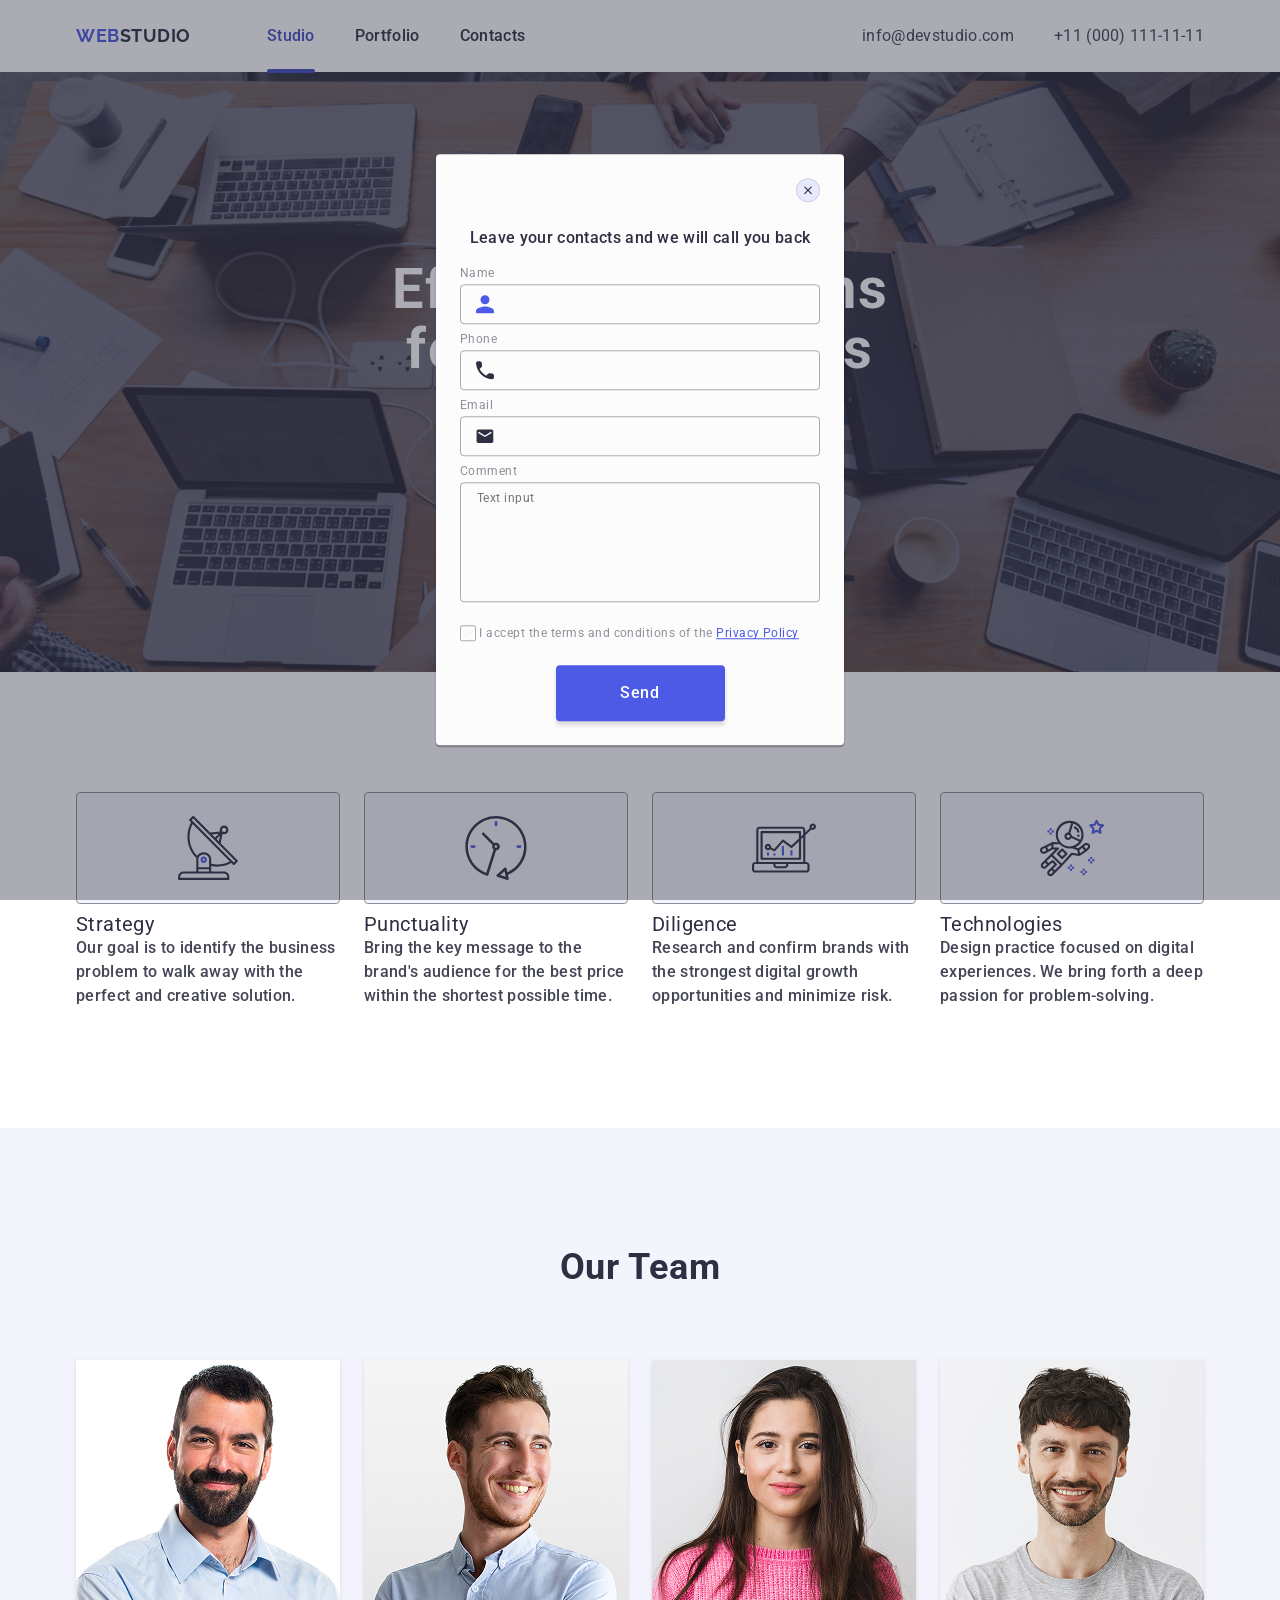
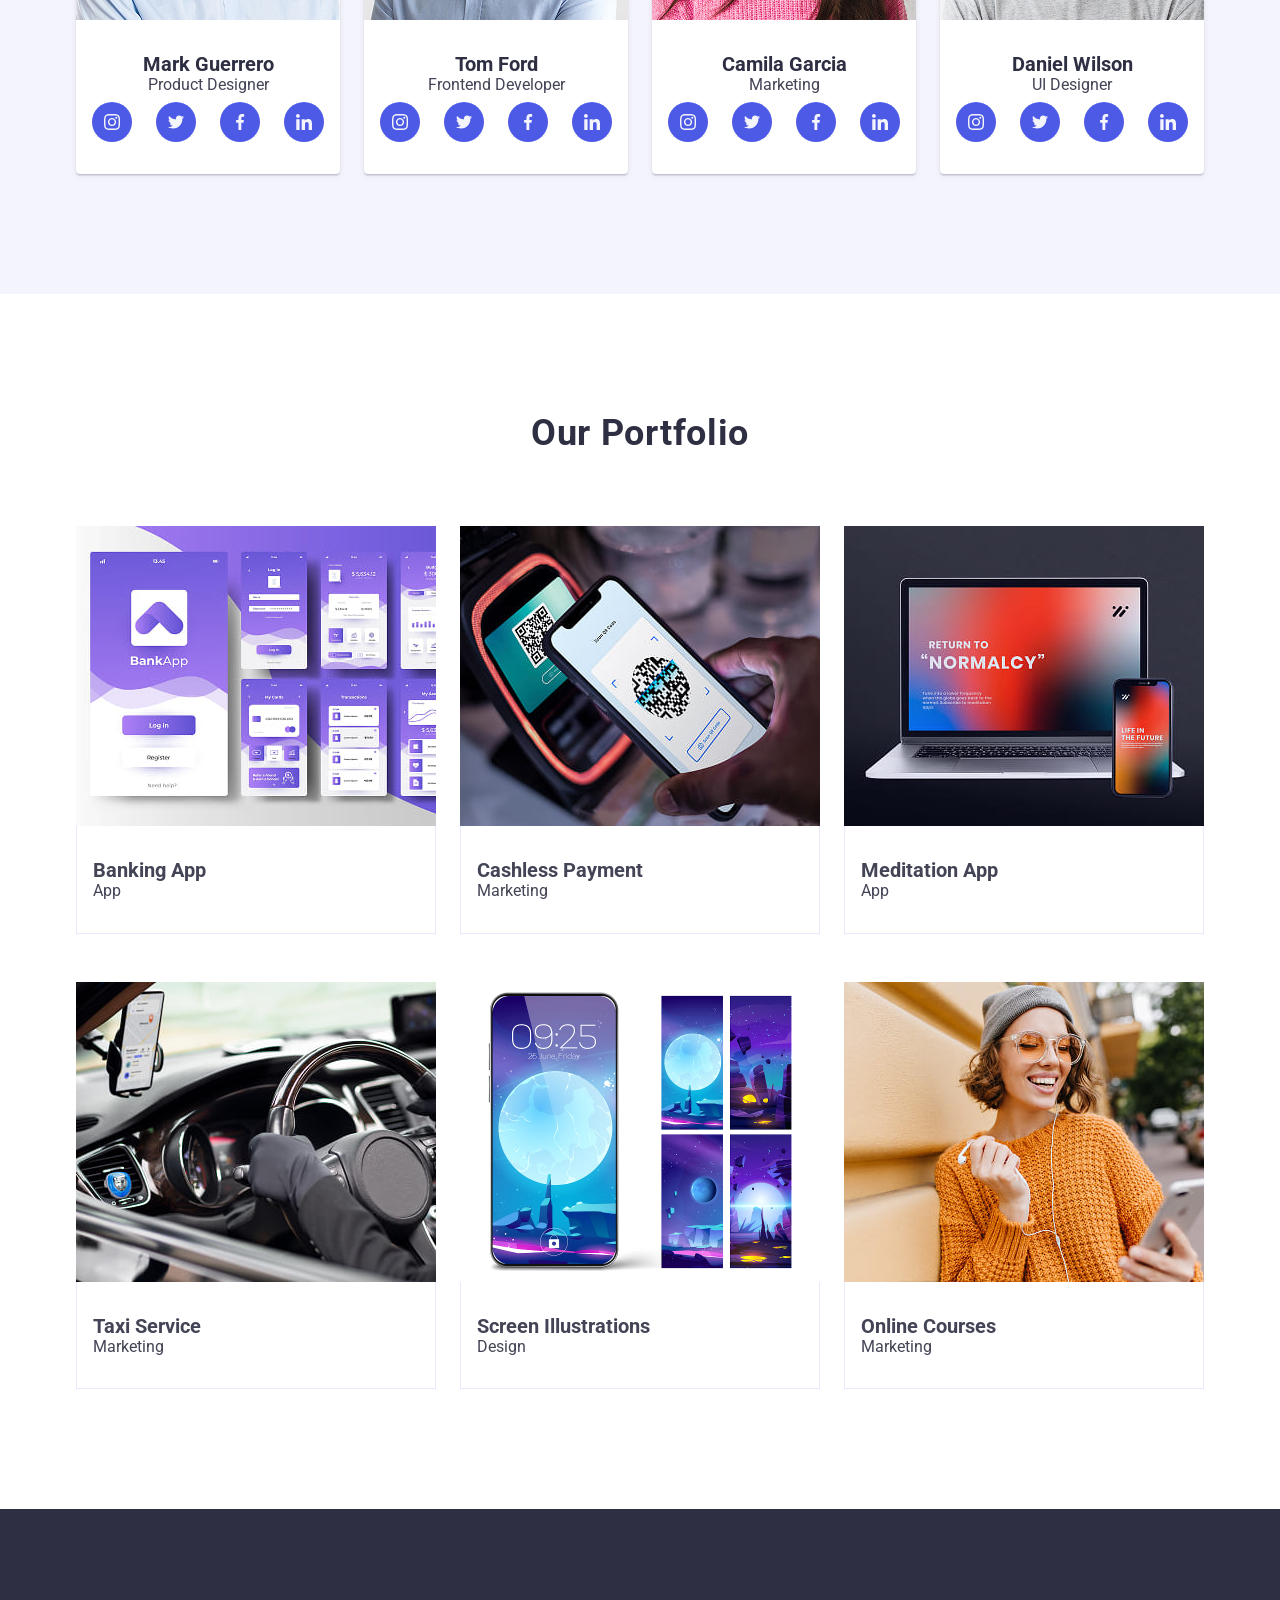
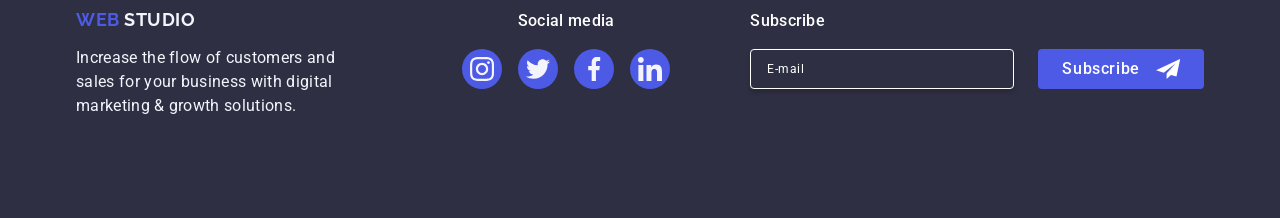
<file: index.html>
<!DOCTYPE html>
<html lang="en">



<head>
    <meta charset="UTF-8" />
    <meta name="viewport" content="width=device-width, initial-scale=1.0" />

    <!-- Normalize styles for cross-browser consistency -->
    <link rel="stylesheet" href="https://cdnjs.cloudflare.com/ajax/libs/modern-normalize/3.0.1/modern-normalize.min.css"
        integrity="sha512-q6WgHqiHlKyOqslT/lgBgodhd03Wp4BEqKeW6nNtlOY4quzyG3VoQKFrieaCeSnuVseNKRGpGeDU3qPmabCANg=="
        crossorigin="anonymous" referrerpolicy="no-referrer" />

    <title>Document</title>

    <!-- Preconnect to Google Fonts servers -->
    <link rel="preconnect" href="https://fonts.googleapis.com">
    <link rel="preconnect" href="https://fonts.gstatic.com" crossorigin>

    <!-- Google Fonts CSS -->
    <link
        href="https://fonts.googleapis.com/css2?family=Montserrat:ital,wght@0,100..900;1,100..900&family=Raleway:ital,wght@0,100..900;1,100..900&family=Roboto:ital,wght@0,100..900;1,100..900&display=swap"
        rel="stylesheet">

    <!-- Your custom styles -->
    <link rel="stylesheet" href="./css/styles.css">
</head>


<body>
    <header class="header">
        <div class="container header-container">
            <nav class="nav-header">
                <a class="logo header-logo" href="./index.html">Web<span class="logo-style">Studio</span></a>
                <ul class="header-nav-list">
                    <li class="header-nav-item">
                        <a class="item-nav-link current" href="./index.html">Studio</a>
                    </li>
                    <li class="header-nav-item">
                        <a class="item-nav-link">Portfolio</a>
                    </li>
                    <li class="header-nav-item">
                        <a class="item-nav-link">Contacts</a>
                    </li>
                </ul>

            </nav>
            <address class="contact-info">
                <ul class="contact-list">
                    <li>
                        <a class="contact" href="mailto:info@devstudio.com">info@devstudio.com</a>
                    </li>
                    <li>
                        <a class="contact" href="tel:+110001111111">+11 (000) 111-11-11</a>
                    </li>
                </ul>
            </address>
            <button class="burger-btn" type="button" data-menu-open>
                <svg class="burger-icon" width="24" height="24">
                    <use href="./images/3-line.svg#icon-Group"></use>
                </svg>
            </button>
            <div class="mobile-menu" data-menu>
                <div class="container mobile-menu-container">
                    <button class="mobile-menu-close" data-menu-close><svg height="24" width="24"
                            class="svg-icon-mobile-menu">
                            <use href="./images/symbol-defs.svg#icon-close-black-18dp-2-1"></use>
                        </svg></button>
                    <nav class="mobile-menu-nav">
                        <ul class="mobile-menu-nav-ul">
                            <li>
                                <a href="" class="mobile-menu-nav-link-start">Studio</a>
                            </li>
                            <li>
                                <a href="" class="mobile-menu-nav-link">Portfolio</a>
                            </li>
                            <li>
                                <a href="" class="mobile-menu-nav-link">Contacts</a>
                            </li>
                        </ul>
                    </nav>
                    <address class="mobile-menu-address">
                        <ul class="mobile-menu-address-ul">
                            <li>
                                <a href="tel:+110001111111" class="mobile-menu-address-li-color">+11 (000) 111-11-11</a>
                            </li>
                            <li>
                                <a href="mailto:info@devstudio.com"
                                    class="mobile-menu-address-li">info@devstudio.com</a>
                            </li>
                        </ul>
                    </address>
                    <div class="icon-div">
                        <ul class="icon-ul">
                            <li class="icon-li">
                                <a href="" class="icon-a">
                                    <svg width="16" height="16" class="svg-i">
                                        <use href="./images/icons.svg#icon-instagram"></use>
                                    </svg>
                                </a>
                            </li>
                            <li class="team-icon-li">
                                <a href="" class="team-icon-a">
                                    <svg width="16" height="16" class="svg-icon">
                                        <use href="./images/icons.svg#icon-twitter"></use>
                                    </svg>
                                </a>
                            </li>
                            <li class="team-icon-li">
                                <a href="" class="team-icon-a">
                                    <svg width="16" height="16" class="svg-icon">
                                        <use href="./images/icons.svg#icon-facebook"></use>
                                    </svg>
                                </a>
                            </li>
                            <li class="team-icon-li">
                                <a href="" class="team-icon-a">
                                    <svg width="16" height="16" class="svg-icon">
                                        <use href="./images/icons.svg#icon-linkedin"></use>
                                    </svg>
                                </a>
                            </li>
                        </ul>
                    </div>
                </div>
            </div>
        </div>
    </header>
    <main>
        <!--region hero-->
        <section class="hero">
            <div class="container">
                <h1 class="hero-title">Effective Solutions for Your Business</h1>
                <button class="button" type="button" data-menu-open>Order Service</button>
            </div>
        </section>

        <!-- test -->
        <section class="box hidden">
            <div class="container">
                <h2 class="visually-hidden">advantages</h2>
                <ul class="benefits-list">
                    <li class="benefits-item">
                        <div class="div-icons">
                            <svg width="64" height="64" class="benefits-svg">
                                <use href="./images/icons.svg#icon-strategy"></use>
                            </svg>
                        </div>
                        <h3 class="benefits-name">Strategy</h3>
                        <p class="benefits-text">
                            Our goal is to identify the business problem to walk away with the
                            perfect and creative solution.
                        </p>
                    </li>
                    <li class="benefits-item">
                        <div class="div-icons">
                            <svg width="64" height="64" class="benefits-svg">
                                <use href="./images/icons.svg#icon-clock"></use>
                            </svg>
                        </div>
                        <h3 class="benefits-name">Punctuality</h3>
                        <p class="benefits-text">
                            Bring the key message to the brand's audience for the best price
                            within the shortest possible time.
                        </p>
                    </li>
                    <li class="benefits-item">
                        <div class="div-icons">
                            <svg width="64" height="64" class="benefits-svg">
                                <use href="./images/icons.svg#icon-diligence"></use>
                            </svg>
                        </div>
                        <h3 class="benefits-name">Diligence</h3>
                        <p class="benefits-text">
                            Research and confirm brands with the strongest digital growth opportunities and minimize
                            risk.
                        </p>
                    </li>
                    <li class="benefits-item">
                        <div class="div-icons">
                            <svg width="64" height="64" class="benefits-svg">
                                <use href="./images/icons.svg#icon-astronaut1"></use>
                            </svg>
                        </div>
                        <h3 class="benefits-name">Technologies</h3>
                        <p class="benefits-text">
                            Design practice focused on digital experiences. We bring forth a
                            deep passion for problem-solving.
                        </p>
                    </li>
                </ul>
            </div>
        </section>
        <!-- Команда -->
        <section class="team-color">
            <div class="container">
                <h2 class="team-name">Our Team</h2>
                <ul class="team-ul">
                    <li class="team">

                        <img src="./images/mark_guerrero.jpg" alt="mark_guerrero" width="264" height="260" />
                        <div class="team-container">
                            <h3 class="our-team-h">Mark Guerrero</h3>
                            <p class="our-team-p">Product Designer</p>
                            <ul class="team-icon-ul">
                                <li class="team-icon-li">
                                    <a href="" class="team-icon-a">
                                        <svg width="16" height="16" class="svg-icon">
                                            <use href="./images/icons.svg#icon-instagram"></use>
                                        </svg>
                                    </a>
                                </li>
                                <li class="team-icon-li">
                                    <a href="" class="team-icon-a">
                                        <svg width="16" height="16" class="svg-icon">
                                            <use href="./images/icons.svg#icon-twitter"></use>
                                        </svg>
                                    </a>
                                </li>
                                <li class="team-icon-li">
                                    <a href="" class="team-icon-a">
                                        <svg width="16" height="16" class="svg-icon">
                                            <use href="./images/icons.svg#icon-facebook"></use>
                                        </svg>
                                    </a>
                                </li>
                                <li class="team-icon-li">
                                    <a href="" class="team-icon-a">
                                        <svg width="16" height="16" class="svg-icon">
                                            <use href="./images/icons.svg#icon-linkedin"></use>
                                        </svg>
                                    </a>
                                </li>
                            </ul>
                        </div>
                    </li>
                    <li class="team">
                        <img src="./images/tom_ford.jpg" alt="tom_ford" width="264" height="260" />
                        <div class="team-container">
                            <h3 class="our-team-h">Tom Ford</h3>
                            <p class="our-team-p">Frontend Developer</p>
                            <ul class="team-icon-ul">
                                <li class="team-icon-li">
                                    <a href="" class="team-icon-a">
                                        <svg width="16" height="16" class="svg-icon">
                                            <use href="./images/icons.svg#icon-instagram"></use>
                                        </svg>
                                    </a>
                                </li>
                                <li class="team-icon-li">
                                    <a href="" class="team-icon-a">
                                        <svg width="16" height="16" class="svg-icon">
                                            <use href="./images/icons.svg#icon-twitter"></use>
                                        </svg>
                                    </a>
                                </li>
                                <li class="team-icon-li">
                                    <a href="" class="team-icon-a">
                                        <svg width="16" height="16" class="svg-icon">
                                            <use href="./images/icons.svg#icon-facebook"></use>
                                        </svg>
                                    </a>
                                </li>
                                <li class="team-icon-li">
                                    <a href="" class="team-icon-a">
                                        <svg width="16" height="16" class="svg-icon">
                                            <use href="./images/icons.svg#icon-linkedin"></use>
                                        </svg>
                                    </a>
                                </li>
                            </ul>
                        </div>
                    </li>
                    <li class="team">
                        <img src="./images/camila_garcia.jpg" alt="camila_garcia" width="264" height="260" />
                        <div class="team-container">
                            <h3 class="our-team-h">Camila Garcia</h3>
                            <p class="our-team-p">Marketing</p>
                            <ul class="team-icon-ul">
                                <li class="team-icon-li">
                                    <a href="" class="team-icon-a">
                                        <svg width="16" height="16" class="svg-icon">
                                            <use href="./images/icons.svg#icon-instagram"></use>
                                        </svg>
                                    </a>
                                </li>
                                <li class="team-icon-li">
                                    <a href="" class="team-icon-a">
                                        <svg width="16" height="16" class="svg-icon">
                                            <use href="./images/icons.svg#icon-twitter"></use>
                                        </svg>
                                    </a>
                                </li>
                                <li class="team-icon-li">
                                    <a href="" class="team-icon-a">
                                        <svg width="16" height="16" class="svg-icon">
                                            <use href="./images/icons.svg#icon-facebook"></use>
                                        </svg>
                                    </a>
                                </li>
                                <li class="team-icon-li">
                                    <a href="" class="team-icon-a">
                                        <svg width="16" height="16" class="svg-icon">
                                            <use href="./images/icons.svg#icon-linkedin"></use>
                                        </svg>
                                    </a>
                                </li>
                            </ul>
                        </div>
                    </li>
                    <li class="team">
                        <img src="./images/daniel_wilson.jpg" alt="daniel_wilson" width="264" height="260" />
                        <div class="team-container">
                            <h3 class="our-team-h">Daniel Wilson</h3>
                            <p class="our-team-p">UI Designer</p>
                            <ul class="team-icon-ul">
                                <li class="team-icon-li">
                                    <a href="" class="team-icon-a">
                                        <svg width="16" height="16" class="svg-icon">
                                            <use href="./images/icons.svg#icon-instagram"></use>
                                        </svg>
                                    </a>
                                </li>
                                <li class="team-icon-li">
                                    <a href="" class="team-icon-a">
                                        <svg width="16" height="16" class="svg-icon">
                                            <use href="./images/icons.svg#icon-twitter"></use>
                                        </svg>
                                    </a>
                                </li>
                                <li class="team-icon-li">
                                    <a href="" class="team-icon-a">
                                        <svg width="16" height="16" class="svg-icon">
                                            <use href="./images/icons.svg#icon-facebook"></use>
                                        </svg>
                                    </a>
                                </li>
                                <li class="team-icon-li">
                                    <a href="" class="team-icon-a">
                                        <svg width="16" height="16" class="svg-icon">
                                            <use href="./images/icons.svg#icon-linkedin"></use>
                                        </svg>
                                    </a>
                                </li>
                            </ul>
                        </div>
                    </li>
                </ul>
            </div>
        </section>
        <!-- portfolio -->
        <section class="portfolio-section ">
            <div class="container">
                <h2 class="portfolio-title">Our Portfolio</h2>
                <ul class="portfolio-ul">
                    <li class="portfolio-item">
                        <div class="portfolio-overlay">
                            <picture>
                                <source
                                    srcset="./images/optimisirovanye/banking-app/imgbanking-app-decktop-x1.jpg 1x, ./images/optimisirovanye/banking-app/imgimgbanking-app-decktop@2x.jpg 2x"
                                    media="(min-width: 1158px)" />
                                <source
                                    srcset="./images/optimisirovanye/banking-app/imgbanking-app-tablet-x1.jpg 1x, ./images/optimisirovanye/banking-app/imgbanking-app-tablet@2x.jpg 2x"
                                    media="(min-width: 768px)" />
                                <source
                                    srcset="./images/optimisirovanye/banking-app/imgbanking-app-phone-x1.jpg 1x, ./images/optimisirovanye/banking-app/imgbanking-app-phone@2x.jpg 2x"
                                    media="(max-width: 767px)" />
                                <img src="./images/banking_app.jpg" alt="Banking App" width="360" height="300" />
                            </picture>

                            <p class="portfolio-overlay-text">14 Stylish and User-Friendly App Design Concepts ·
                                Task
                                Manager App · Calorie Tracker App · Exotic Fruit Ecommerce App ·
                                Cloud Storage App</p>
                        </div>
                        <div class="portfolio-content">
                            <h3 class="portfolio-h">Banking App</h3>
                            <p class="portfolio-p">App</p>
                        </div>
                    </li>
                    <li class="portfolio-item">
                        <div class="portfolio-overlay">
                            <picture>
                                <source
                                    srcset="./images/optimisirovanye/casch/imgcashless-payment-decktop-1x.jpg 1x, ./images/optimisirovanye/casch/imgcashless-payment-decktop@2x.jpg 2x"
                                    media="(min-width: 1158px)" />
                                <source
                                    srcset="./images/optimisirovanye/casch/imgcashless-payment-tablett-1x.jpg 1x, ./images/optimisirovanye/casch/imgcashless-payment-tablett@2x.jpg 2x"
                                    media="(min-width: 768px)" />
                                <source
                                    srcset="./images/optimisirovanye/casch/imgcashless-payment-phone-1x.jpg 1x, ./images/optimisirovanye/casch/imgcashless-payment-phone@2x.jpg 2x"
                                    media="(max-width: 767px)" />
                                <img src="./images/cashless_payment.jpg" alt="Cashless Payment" width="360"
                                    height="300" />
                            </picture>
                            <p class="portfolio-overlay-text">14 Stylish and User-Friendly App Design Concepts · Task
                                Manager App · Calorie Tracker App · Exotic Fruit Ecommerce App ·
                                Cloud Storage App</p>
                        </div>
                        <div class="portfolio-content">
                            <h3 class="portfolio-h">Cashless Payment</h3>
                            <p class="portfolio-p">Marketing</p>
                        </div>
                    </li>
                    <li class="portfolio-item">
                        <div class="portfolio-overlay">
                            <picture>
                                <source
                                    srcset="./images/optimisirovanye/meditation-app/imgmeditation-app-decktop-x1.jpg 1x, ./images/optimisirovanye/meditation-app/imgmeditation-app-decktop@2x.jpg 2x"
                                    media="(min-width: 1158px)" />
                                <source
                                    srcset="./images/optimisirovanye/meditation-app/imgmeditation-app-tablet-x1.jpg 1x, ./images/optimisirovanye/meditation-app/imgmeditation-app-tablet@2x.jpg 2x"
                                    media="(min-width: 768px)" />
                                <source
                                    srcset="./images/optimisirovanye/meditation-app/imgmeditation-app-phone-x1.jpg 1x, ./images/optimisirovanye/meditation-app/imgmeditation-app-phone@2x.jpg 2x"
                                    media="(max-width: 767px)" />
                                <img src="./images/meditation_app.jpg" alt="Meditation App" width="360" height="300" />
                            </picture>
                            <p class="portfolio-overlay-text">14 Stylish and User-Friendly App Design Concepts · Task
                                Manager App · Calorie Tracker App · Exotic Fruit Ecommerce App ·
                                Cloud Storage App</p>
                        </div>
                        <div class="portfolio-content">
                            <h3 class="portfolio-h">Meditation App</h3>
                            <p class="portfolio-p">App</p>
                        </div>
                    </li>
                    <li class="portfolio-item">
                        <div class="portfolio-overlay">
                            <picture>
                                <source
                                    srcset="./images/optimisirovanye/taxi/imgtaxi-app-decktop-x1.jpg 1x, ./images/optimisirovanye/taxi/imgtaxi-app-decktop@2x.jpg 2x"
                                    media="(min-width: 1158px)" />
                                <source
                                    srcset="./images/optimisirovanye/taxi/imgtaxi-app-tablet-x1.jpg 1x, ./images/optimisirovanye/taxi/imgtaxi-app-tablet@2x.jpg 2x"
                                    media="(min-width: 768px)" />
                                <source
                                    srcset="./images/optimisirovanye/taxi/imgtaxi-app-phone-x1.jpg 1x, ./images/optimisirovanye/taxi/imgtaxi-app-phone@2x.jpg 2x"
                                    media=" (max-width: 767px)" />
                                <img src="./images/taxi_service.jpg" alt="Taxi Service" width="360" height="300" />
                            </picture>
                            <p class="portfolio-overlay-text">14 Stylish and User-Friendly App Design Concepts · Task
                                Manager App · Calorie Tracker App · Exotic Fruit Ecommerce App ·
                                Cloud Storage App</p>
                        </div>
                        <div class="portfolio-content">
                            <h3 class="portfolio-h">Taxi Service</h3>
                            <p class="portfolio-p">Marketing</p>
                        </div>
                    </li>
                    <li class="portfolio-item">
                        <div class="portfolio-overlay">
                            <picture>
                                <source
                                    srcset="./images/optimisirovanye/screen/imgscreen-decktop-x1.jpg 1x, ./images/optimisirovanye/screen/imgscreen-decktop@2x.jpg 2x"
                                    media="(min-width: 1158px)" />
                                <source
                                    srcset="./images/optimisirovanye/screen-ill-tablet/imgscreen-ill-tablet-1x.jpg 1x, ./images/optimisirovanye/screen-ill-tablet/imgscreen-ill-tablet@2x.jpg 2x"
                                    media="(min-width: 568px)" />
                                <source
                                    srcset="./images/optimisirovanye/screen/imgscreen-phone-x1.jpg 1x, ./images/optimisirovanye/screen/imgscreen-phone@2x.jpg 2x"
                                    media=" (max-width: 767px)" />
                                <img src="./images/screen_illustrations.jpg" alt="Screen Illustrations" width="360"
                                    height="300" />
                            </picture>
                            <p class="portfolio-overlay-text">14 Stylish and User-Friendly App Design Concepts ·
                                Task
                                Manager App · Calorie Tracker App · Exotic Fruit Ecommerce App ·
                                Cloud Storage App</p>
                        </div>
                        <div class="portfolio-content">
                            <h3 class="portfolio-h">Screen Illustrations</h3>
                            <p class="portfolio-p">Design</p>
                        </div>
                    </li>
                    <li class="portfolio-item">
                        <div class="portfolio-overlay">
                            <picture>
                                <source
                                    srcset="./images/optimisirovanye/online/imgonline-decktop-x1.jpg 1x, ./images/optimisirovanye/online/imgonline-decktop@2x.jpg 2x"
                                    media="(min-width: 1158px)" />
                                <source
                                    srcset="./images/optimisirovanye/online/imgonline-tablet-x1.jpg 1x, ./images/optimisirovanye/online/imgonline-tablet@2x.jpg 2x"
                                    media="(min-width: 768px)" />
                                <source
                                    srcset="./images/optimisirovanye/online/imgonline-phone-x1.jpg 1x, ./images/optimisirovanye/online/imgonline-phone@2x.jpg 2x"
                                    media=" (max-width: 767px)" />
                                <img src="./images/online_courses.jpg" alt="Online Courses" width="360" height="300" />
                            </picture>
                            <p class="portfolio-overlay-text">14 Stylish and User-Friendly App Design Concepts · Task
                                Manager App · Calorie Tracker App · Exotic Fruit Ecommerce App ·
                                Cloud Storage App</p>
                        </div>
                        <div class="portfolio-content">
                            <h3 class="portfolio-h">Online Courses</h3>
                            <p class="portfolio-p">Marketing</p>
                        </div>
                    </li>
                </ul>
            </div>
        </section>
    </main>

    <footer class="footer">
        <div class="container footer-container">
            <div class="footer-logo">
                <a class="footer-name" href="./index.html">Web <span class="studio">Studio</span></a>
                <p class="footer-text">
                    Increase the flow of customers and sales for your business with digital
                    marketing & growth solutions.
                </p>
            </div>

            <div class="footer-link">
                <p class="footer-text-scl">Social media</p>
                <ul class="footer-svg-ul">
                    <li class="footer-svg-li">
                        <a href="" class="footer-svg-a">
                            <svg width="24" height="24" class="svg-icon">
                                <use href="./images/icons.svg#icon-instagram"></use>
                            </svg>
                        </a>
                    </li>
                    <li class="footer-svg-li">
                        <a href="" class="footer-svg-a">
                            <svg width="24" height="24" class="svg-icon">
                                <use href="./images/icons.svg#icon-twitter"></use>
                            </svg>
                        </a>
                    </li>
                    <li class="footer-svg-li">
                        <a href="" class="footer-svg-a">
                            <svg width="24" height="24" class="svg-icon">
                                <use href="./images/icons.svg#icon-facebook"></use>
                            </svg>
                        </a>
                    </li>
                    <li class="footer-svg-li">
                        <a href="" class="footer-svg-a">
                            <svg width="24" height="24" class="svg-icon">
                                <use href="./images/icons.svg#icon-linkedin"></use>
                            </svg>
                        </a>
                    </li>
                </ul>
            </div>
            <div class="footer-form-div">
                <p class="footer-form-text">Subscribe</p>
                <form class="footer-form">
                    <label for="footer-input" class="footer-form-label">
                        <input type="email" class="footer-input" id="footer-input" name="footer-input"
                            placeholder="E-mail" />
                    </label>
                    <button type="submit" class="bt-ft-form">
                        Subscribe
                        <svg height="24" width="24" class="svg-icon-footer-form">
                            <use href="./images/defs.svg#icon-icon-send-1"></use>
                        </svg>
                    </button>
                </form>
            </div>
        </div>
    </footer>
    <div class="backdrop is-open" data-menu-open>
        <div class="modal">
            <button class="modal-form-button" type="button" data-menu-close>
                <svg class="close-button" width="8" height="8">
                    <use href="./images/symbol-defs.svg#icon-close-black-18dp-2-1"></use>
                </svg>
            </button>
            <p class="text-modal">Leave your contacts and we will call you back</p>
            <form class="form">
                <div class="modal-div">
                    <label for="user-name" class="form-label">Name</label>
                    <div class="modal-input-div">
                        <input class="input-class" type="text" id="user-name" name="user-name" />
                        <svg class="modal-icon" width="18" height="24">
                            <use href="./images/symbol-defs.svg#icon-Vector-3"></use>
                        </svg>
                    </div>
                </div>

                <div class="modal-div">
                    <label for="user-name" class="form-label">Phone</label>
                    <div class="modal-input-div">
                        <input class="input-class" type="text" id="user-phone" name="user-name" />
                        <svg class="modal-icon" width="18" height="24">
                            <use href="./images/symbol-defs.svg#icon-Vector-2"></use>
                        </svg>
                    </div>
                </div>
                <div class="modal-div">
                    <label for="user-name" class="form-label">Email</label>
                    <div class="modal-input-div">
                        <input class="input-class" type="text" id="user-email" name="user-name" />
                        <svg class="modal-icon" width="18" height="24">
                            <use href="./images/symbol-defs.svg#icon-Vector-1"></use>
                        </svg>
                    </div>
                </div>
                <div class="modal-div-comment">
                    <label for="user-comment" class="form-label">Comment</label>

                    <textarea id="user-comment" name="user-comment" placeholder="Text input"
                        class="textarea-form"></textarea>

                </div>

                <div class="checkbox">
                    <label for="user-privacy" class="privacy-label">
                        <input type="checkbox" id="user-privacy" name="user-privacy"
                            class="user-privacy visually-hidden" />
                        <span class="privacy-span">
                            <svg class="icon" width="10" height="8">
                                <use href="./images/close.svg#icon-Vector-5"></use>
                            </svg>
                        </span>
                        I accept the terms and conditions of the
                        <a href="/privacy-policy" class="privacy-policy">Privacy Policy</a>
                    </label>
                </div>
                <button type="submit" class="submit-btn">Send</button>
            </form>
        </div>
    </div>
    <script src="./js/modal.js"></script>
    <script src="./js/menu.js"></script>
</body>

</html>
</file>
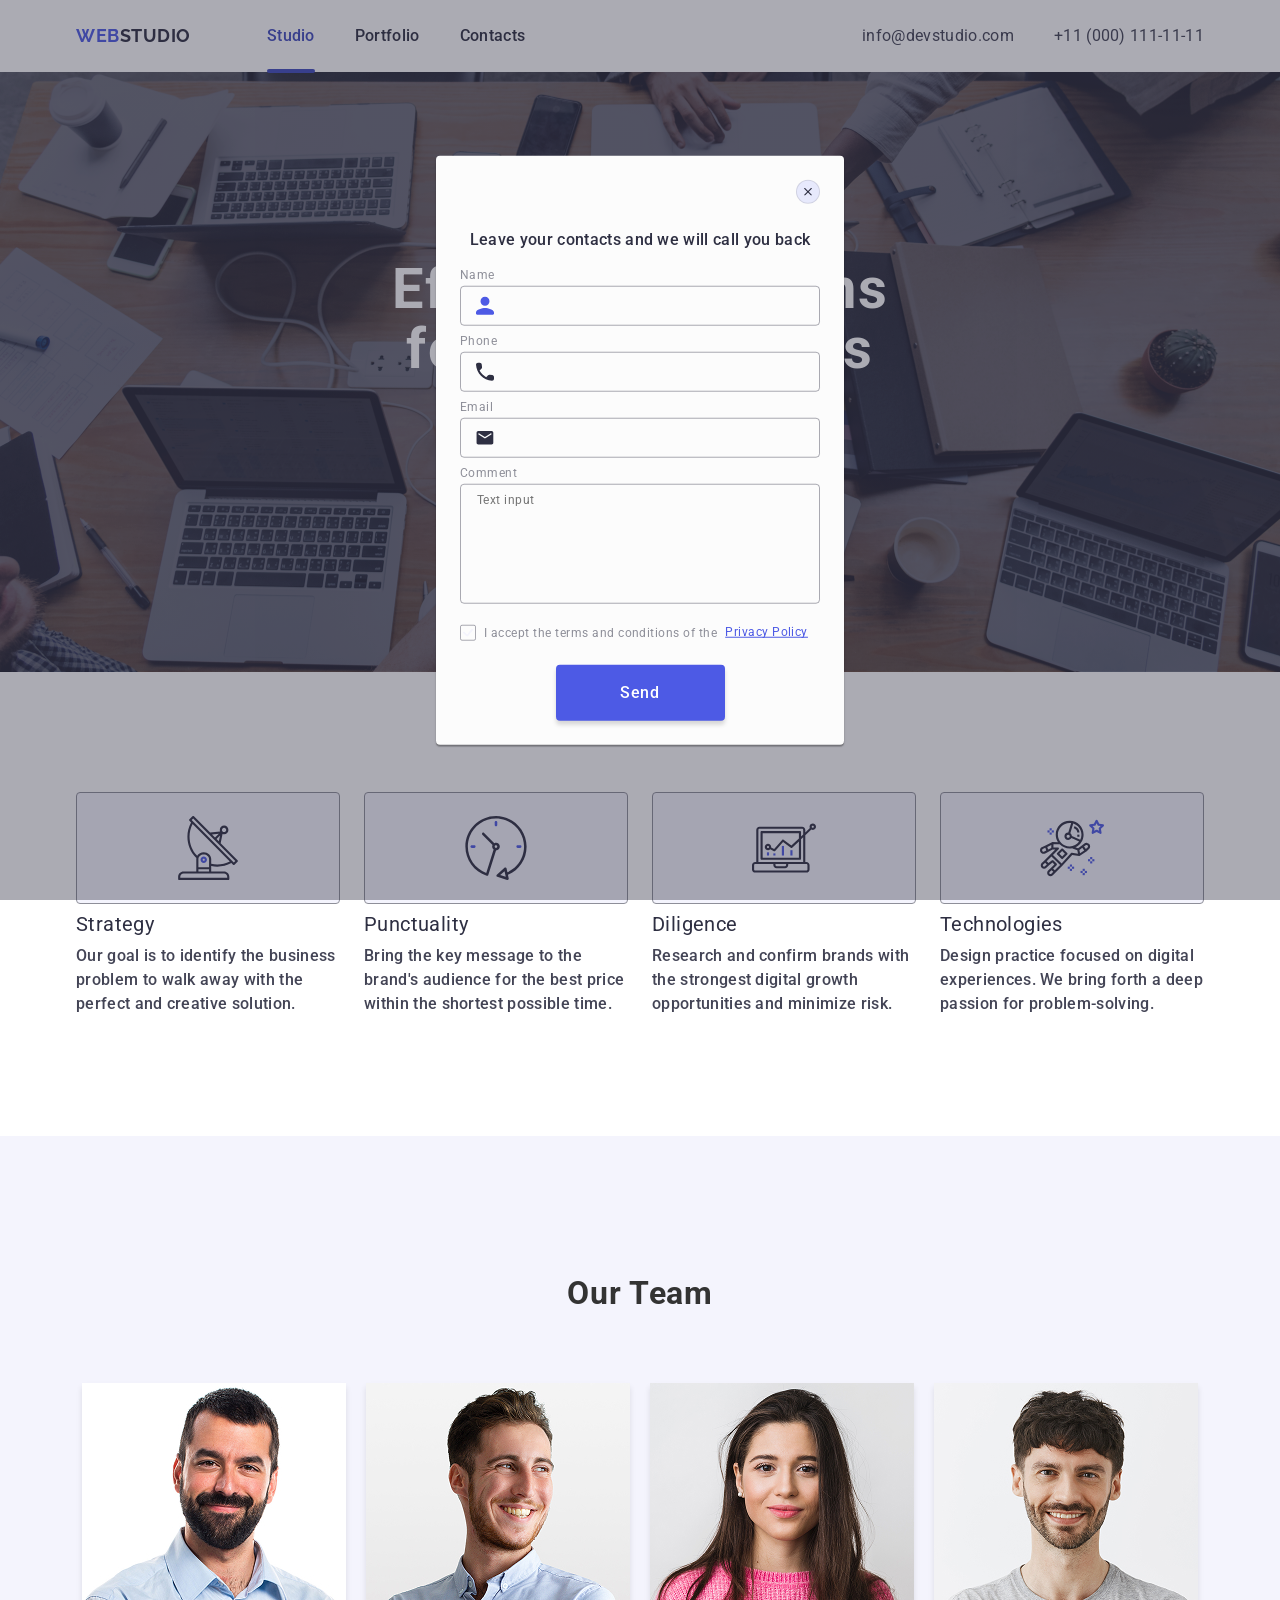
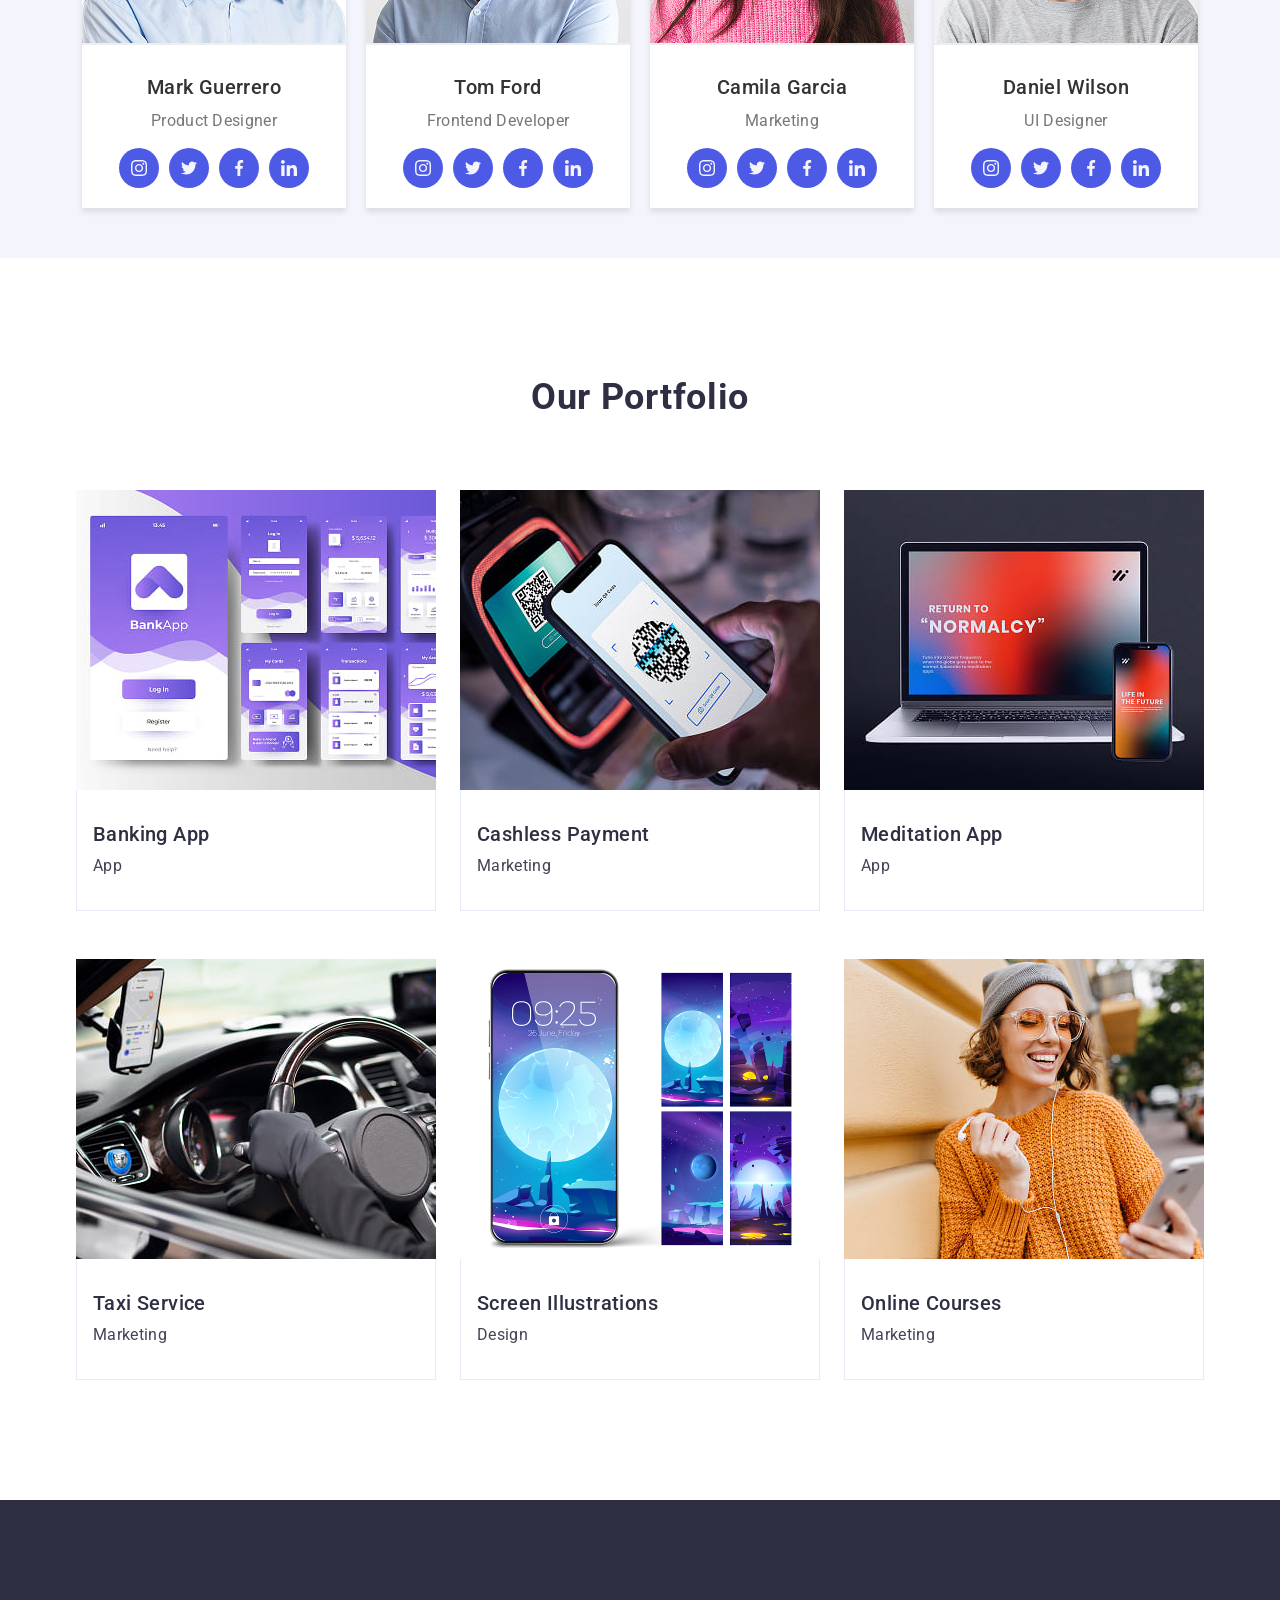
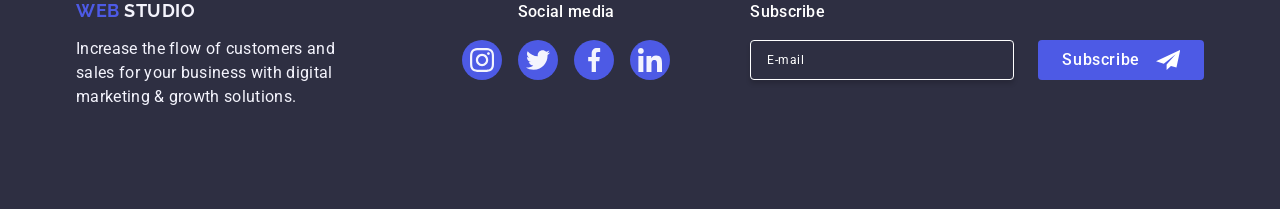
<file: goit-markup-hw-06-01/index.html>
<!DOCTYPE html>
<html lang="en">



<head>
    <meta charset="UTF-8" />
    <meta name="viewport" content="width=device-width, initial-scale=1.0" />

    <!-- Normalize styles for cross-browser consistency -->
    <link rel="stylesheet" href="https://cdnjs.cloudflare.com/ajax/libs/modern-normalize/3.0.1/modern-normalize.min.css"
        integrity="sha512-q6WgHqiHlKyOqslT/lgBgodhd03Wp4BEqKeW6nNtlOY4quzyG3VoQKFrieaCeSnuVseNKRGpGeDU3qPmabCANg=="
        crossorigin="anonymous" referrerpolicy="no-referrer" />

    <title>Document</title>

    <!-- Preconnect to Google Fonts servers -->
    <link rel="preconnect" href="https://fonts.googleapis.com">
    <link rel="preconnect" href="https://fonts.gstatic.com" crossorigin>

    <!-- Google Fonts CSS -->
    <link
        href="https://fonts.googleapis.com/css2?family=Montserrat:ital,wght@0,100..900;1,100..900&family=Raleway:ital,wght@0,100..900;1,100..900&family=Roboto:ital,wght@0,100..900;1,100..900&display=swap"
        rel="stylesheet">

    <!-- Your custom styles -->
    <link rel="stylesheet" href="./css/styles.css">
</head>


<body>
    <header class="header">
        <div class="container header-container">
            <nav class="nav-header">
                <a class="logo header-logo" href="./index.html">Web<span class="logo-style">Studio</span></a>
                <ul class="header-nav-list">
                    <li class="header-nav-item">
                        <a class="item-nav-link current" href="./index.html">Studio</a>
                    </li>
                    <li class="header-nav-item">
                        <a class="item-nav-link">Portfolio</a>
                    </li>
                    <li class="header-nav-item">
                        <a class="item-nav-link">Contacts</a>
                    </li>
                </ul>

            </nav>
            <address class="contact-info">
                <ul class="contact-list">
                    <li>
                        <a class="contact" href="mailto:info@devstudio.com">info@devstudio.com</a>
                    </li>
                    <li>
                        <a class="contact" href="tel:+110001111111">+11 (000) 111-11-11</a>
                    </li>
                </ul>
            </address>
            <button class="burger-btn" type="button" data-menu-open>
                <svg class="burger-icon" width="24" height="24">
                    <use href="./images/3-line.svg#icon-Group"></use>
                </svg>
            </button>
            <div class="mobile-menu" data-menu>
                <div class="container mobile-menu-container">
                    <button class="mobile-menu-close" data-menu-close><svg height="8" width="8"
                            class="svg-icon-mobile-menu">
                            <use href="./images/symbol-defs.svg#icon-close-black-18dp-2-1"></use>
                        </svg></button>
                    <nav class="mobile-menu-nav">
                        <ul class="mobile-menu-nav-ul">
                            <li>
                                <a href="" class="mobile-menu-nav-link-start">Studio</a>
                            </li>
                            <li>
                                <a href="" class="mobile-menu-nav-link">Portfolio</a>
                            </li>
                            <li>
                                <a href="" class="mobile-menu-nav-link">Contacts</a>
                            </li>
                        </ul>
                    </nav>
                    <address class="mobile-menu-address">
                        <ul class="mobile-menu-address-ul">
                            <li>
                                <a href="tel:+110001111111" class="mobile-menu-address-li-color">+11 (000) 111-11-11</a>
                            </li>
                            <li>
                                <a href="mailto:info@devstudio.com"
                                    class="mobile-menu-address-li">info@devstudio.com</a>
                            </li>
                        </ul>
                    </address>
                    <div class="icon-div">
                        <ul class="icon-ul">
                            <li class="icon-li">
                                <a href="" class="icon-a">
                                    <svg width="16" height="16" class="svg-i">
                                        <use href="./images/icons.svg#icon-instagram"></use>
                                    </svg>
                                </a>
                            </li>
                            <li class="team-icon-li">
                                <a href="" class="team-icon-a">
                                    <svg width="16" height="16" class="svg-icon">
                                        <use href="./images/icons.svg#icon-twitter"></use>
                                    </svg>
                                </a>
                            </li>
                            <li class="team-icon-li">
                                <a href="" class="team-icon-a">
                                    <svg width="16" height="16" class="svg-icon">
                                        <use href="./images/icons.svg#icon-facebook"></use>
                                    </svg>
                                </a>
                            </li>
                            <li class="team-icon-li">
                                <a href="" class="team-icon-a">
                                    <svg width="16" height="16" class="svg-icon">
                                        <use href="./images/icons.svg#icon-linkedin"></use>
                                    </svg>
                                </a>
                            </li>
                        </ul>
                    </div>
                </div>
            </div>
        </div>
    </header>
    <main>
        <!--region hero-->
        <section class="hero">
            <div class="container">
                <h1 class="hero-title">Effective Solutions for Your Business</h1>
                <button class="button" type="button" data-menu-open>Order Service</button>
            </div>
        </section>

        <!-- test -->
        <section class="box hidden">
            <div class="container">
                <h2 class="visually-hidden">advantages</h2>
                <ul class="benefits-list">
                    <li class="benefits-item">
                        <div class="div-icons">
                            <svg width="64" height="64" class="benefits-svg">
                                <use href="./images/icons.svg#icon-strategy"></use>
                            </svg>
                        </div>
                        <h3 class="benefits-name">Strategy</h3>
                        <p class="benefits-text">
                            Our goal is to identify the business problem to walk away with the
                            perfect and creative solution.
                        </p>
                    </li>
                    <li class="benefits-item">
                        <div class="div-icons">
                            <svg width="64" height="64" class="benefits-svg">
                                <use href="./images/icons.svg#icon-clock"></use>
                            </svg>
                        </div>
                        <h3 class="benefits-name">Punctuality</h3>
                        <p class="benefits-text">
                            Bring the key message to the brand's audience for the best price
                            within the shortest possible time.
                        </p>
                    </li>
                    <li class="benefits-item">
                        <div class="div-icons">
                            <svg width="64" height="64" class="benefits-svg">
                                <use href="./images/icons.svg#icon-diligence"></use>
                            </svg>
                        </div>
                        <h3 class="benefits-name">Diligence</h3>
                        <p class="benefits-text">
                            Research and confirm brands with the strongest digital growth opportunities and minimize
                            risk.
                        </p>
                    </li>
                    <li class="benefits-item">
                        <div class="div-icons">
                            <svg width="64" height="64" class="benefits-svg">
                                <use href="./images/icons.svg#icon-astronaut1"></use>
                            </svg>
                        </div>
                        <h3 class="benefits-name">Technologies</h3>
                        <p class="benefits-text">
                            Design practice focused on digital experiences. We bring forth a
                            deep passion for problem-solving.
                        </p>
                    </li>
                </ul>
            </div>
        </section>
        <!-- Команда -->
        <section class="team-color">
            <div class="container">
                <h2 class="team-name">Our Team</h2>
                <ul class="team-ul">
                    <li class="team">

                        <img src="./images/mark_guerrero.jpg" alt="mark_guerrero" width="264" height="260" />
                        <div class="team-container">
                            <h3 class="our-team-h">Mark Guerrero</h3>
                            <p class="our-team-p">Product Designer</p>
                            <ul class="team-icon-ul">
                                <li class="team-icon-li">
                                    <a href="" class="team-icon-a">
                                        <svg width="16" height="16" class="svg-icon">
                                            <use href="./images/icons.svg#icon-instagram"></use>
                                        </svg>
                                    </a>
                                </li>
                                <li class="team-icon-li">
                                    <a href="" class="team-icon-a">
                                        <svg width="16" height="16" class="svg-icon">
                                            <use href="./images/icons.svg#icon-twitter"></use>
                                        </svg>
                                    </a>
                                </li>
                                <li class="team-icon-li">
                                    <a href="" class="team-icon-a">
                                        <svg width="16" height="16" class="svg-icon">
                                            <use href="./images/icons.svg#icon-facebook"></use>
                                        </svg>
                                    </a>
                                </li>
                                <li class="team-icon-li">
                                    <a href="" class="team-icon-a">
                                        <svg width="16" height="16" class="svg-icon">
                                            <use href="./images/icons.svg#icon-linkedin"></use>
                                        </svg>
                                    </a>
                                </li>
                            </ul>
                        </div>
                    </li>
                    <li class="team">
                        <img src="./images/tom_ford.jpg" alt="tom_ford" width="264" height="260" />
                        <div class="team-container">
                            <h3 class="our-team-h">Tom Ford</h3>
                            <p class="our-team-p">Frontend Developer</p>
                            <ul class="team-icon-ul">
                                <li class="team-icon-li">
                                    <a href="" class="team-icon-a">
                                        <svg width="16" height="16" class="svg-icon">
                                            <use href="./images/icons.svg#icon-instagram"></use>
                                        </svg>
                                    </a>
                                </li>
                                <li class="team-icon-li">
                                    <a href="" class="team-icon-a">
                                        <svg width="16" height="16" class="svg-icon">
                                            <use href="./images/icons.svg#icon-twitter"></use>
                                        </svg>
                                    </a>
                                </li>
                                <li class="team-icon-li">
                                    <a href="" class="team-icon-a">
                                        <svg width="16" height="16" class="svg-icon">
                                            <use href="./images/icons.svg#icon-facebook"></use>
                                        </svg>
                                    </a>
                                </li>
                                <li class="team-icon-li">
                                    <a href="" class="team-icon-a">
                                        <svg width="16" height="16" class="svg-icon">
                                            <use href="./images/icons.svg#icon-linkedin"></use>
                                        </svg>
                                    </a>
                                </li>
                            </ul>
                        </div>
                    </li>
                    <li class="team">
                        <img src="./images/camila_garcia.jpg" alt="camila_garcia" width="264" height="260" />
                        <div class="team-container">
                            <h3 class="our-team-h">Camila Garcia</h3>
                            <p class="our-team-p">Marketing</p>
                            <ul class="team-icon-ul">
                                <li class="team-icon-li">
                                    <a href="" class="team-icon-a">
                                        <svg width="16" height="16" class="svg-icon">
                                            <use href="./images/icons.svg#icon-instagram"></use>
                                        </svg>
                                    </a>
                                </li>
                                <li class="team-icon-li">
                                    <a href="" class="team-icon-a">
                                        <svg width="16" height="16" class="svg-icon">
                                            <use href="./images/icons.svg#icon-twitter"></use>
                                        </svg>
                                    </a>
                                </li>
                                <li class="team-icon-li">
                                    <a href="" class="team-icon-a">
                                        <svg width="16" height="16" class="svg-icon">
                                            <use href="./images/icons.svg#icon-facebook"></use>
                                        </svg>
                                    </a>
                                </li>
                                <li class="team-icon-li">
                                    <a href="" class="team-icon-a">
                                        <svg width="16" height="16" class="svg-icon">
                                            <use href="./images/icons.svg#icon-linkedin"></use>
                                        </svg>
                                    </a>
                                </li>
                            </ul>
                        </div>
                    </li>
                    <li class="team">
                        <img src="./images/daniel_wilson.jpg" alt="daniel_wilson" width="264" height="260" />
                        <div class="team-container">
                            <h3 class="our-team-h">Daniel Wilson</h3>
                            <p class="our-team-p">UI Designer</p>
                            <ul class="team-icon-ul">
                                <li class="team-icon-li">
                                    <a href="" class="team-icon-a">
                                        <svg width="16" height="16" class="svg-icon">
                                            <use href="./images/icons.svg#icon-instagram"></use>
                                        </svg>
                                    </a>
                                </li>
                                <li class="team-icon-li">
                                    <a href="" class="team-icon-a">
                                        <svg width="16" height="16" class="svg-icon">
                                            <use href="./images/icons.svg#icon-twitter"></use>
                                        </svg>
                                    </a>
                                </li>
                                <li class="team-icon-li">
                                    <a href="" class="team-icon-a">
                                        <svg width="16" height="16" class="svg-icon">
                                            <use href="./images/icons.svg#icon-facebook"></use>
                                        </svg>
                                    </a>
                                </li>
                                <li class="team-icon-li">
                                    <a href="" class="team-icon-a">
                                        <svg width="16" height="16" class="svg-icon">
                                            <use href="./images/icons.svg#icon-linkedin"></use>
                                        </svg>
                                    </a>
                                </li>
                            </ul>
                        </div>
                    </li>
                </ul>
            </div>
        </section>
        <!-- portfolio -->
        <section class="portfolio-section ">
            <div class="container">
                <h2 class="portfolio-title">Our Portfolio</h2>
                <ul class="portfolio-ul">
                    <li class="portfolio-item">
                        <div class="portfolio-overlay">
                            <picture>
                                <source
                                    srcset="./images/optimisirovanye/banking-app/imgbanking-app-decktop-x1.jpg 1x, ./images/optimisirovanye/banking-app/imgimgbanking-app-decktop@2x.jpg 2x"
                                    media="(min-width: 1158px)" />
                                <source
                                    srcset="./images/optimisirovanye/banking-app/imgbanking-app-tablet-x1.jpg 1x, ./images/optimisirovanye/banking-app/imgbanking-app-tablet@2x.jpg 2x"
                                    media="(min-width: 768px)" />
                                <source
                                    srcset="./images/optimisirovanye/banking-app/imgbanking-app-phone-x1.jpg 1x, ./images/optimisirovanye/banking-app/imgbanking-app-phone@2x.jpg 2x"
                                    media="(max-width: 767px)" />
                                <img src="./images/banking_app.jpg" alt="Banking App" width="360" height="300" />
                            </picture>

                            <p class="portfolio-overlay-text">14 Stylish and User-Friendly App Design Concepts ·
                                Task
                                Manager App · Calorie Tracker App · Exotic Fruit Ecommerce App ·
                                Cloud Storage App</p>
                        </div>
                        <div class="portfolio-content">
                            <h3 class="portfolio-h">Banking App</h3>
                            <p class="portfolio-p">App</p>
                        </div>
                    </li>
                    <li class="portfolio-item">
                        <div class="portfolio-overlay">
                            <picture>
                                <source
                                    srcset="./images/optimisirovanye/casch/imgcashless-payment-decktop-1x.jpg 1x, ./images/optimisirovanye/casch/imgcashless-payment-decktop@2x.jpg 2x"
                                    media="(min-width: 1158px)" />
                                <source
                                    srcset="./images/optimisirovanye/casch/imgcashless-payment-tablett-1x.jpg 1x, ./images/optimisirovanye/casch/imgcashless-payment-tablett@2x.jpg 2x"
                                    media="(min-width: 768px)" />
                                <source
                                    srcset="./images/optimisirovanye/casch/imgcashless-payment-phone-1x.jpg 1x, ./images/optimisirovanye/casch/imgcashless-payment-phone@2x.jpg 2x"
                                    media="(max-width: 767px)" />
                                <img src="./images/cashless_payment.jpg" alt="Cashless Payment" width="360"
                                    height="300" />
                            </picture>
                            <p class="portfolio-overlay-text">14 Stylish and User-Friendly App Design Concepts · Task
                                Manager App · Calorie Tracker App · Exotic Fruit Ecommerce App ·
                                Cloud Storage App</p>
                        </div>
                        <div class="portfolio-content">
                            <h3 class="portfolio-h">Cashless Payment</h3>
                            <p class="portfolio-p">Marketing</p>
                        </div>
                    </li>
                    <li class="portfolio-item">
                        <div class="portfolio-overlay">
                            <picture>
                                <source
                                    srcset="./images/optimisirovanye/meditation-app/imgmeditation-app-decktop-x1.jpg 1x, ./images/optimisirovanye/meditation-app/imgmeditation-app-decktop@2x.jpg 2x"
                                    media="(min-width: 1158px)" />
                                <source
                                    srcset="./images/optimisirovanye/meditation-app/imgmeditation-app-tablet-x1.jpg 1x, ./images/optimisirovanye/meditation-app/imgmeditation-app-tablet@2x.jpg 2x"
                                    media="(min-width: 768px)" />
                                <source
                                    srcset="./images/optimisirovanye/meditation-app/imgmeditation-app-phone-x1.jpg 1x, ./images/optimisirovanye/meditation-app/imgmeditation-app-phone@2x.jpg 2x"
                                    media="(max-width: 767px)" />
                                <img src="./images/meditation_app.jpg" alt="Meditation App" width="360" height="300" />
                            </picture>
                            <p class="portfolio-overlay-text">14 Stylish and User-Friendly App Design Concepts · Task
                                Manager App · Calorie Tracker App · Exotic Fruit Ecommerce App ·
                                Cloud Storage App</p>
                        </div>
                        <div class="portfolio-content">
                            <h3 class="portfolio-h">Meditation App</h3>
                            <p class="portfolio-p">App</p>
                        </div>
                    </li>
                    <li class="portfolio-item">
                        <div class="portfolio-overlay">
                            <picture>
                                <source
                                    srcset="./images/optimisirovanye/taxi/imgtaxi-app-decktop-x1.jpg 1x, ./images/optimisirovanye/taxi/imgtaxi-app-decktop@2x.jpg 2x"
                                    media="(min-width: 1158px)" />
                                <source
                                    srcset="./images/optimisirovanye/taxi/imgtaxi-app-tablet-x1.jpg 1x, ./images/optimisirovanye/taxi/imgtaxi-app-tablet@2x.jpg 2x"
                                    media="(min-width: 768px)" />
                                <source
                                    srcset="./images/optimisirovanye/taxi/imgtaxi-app-phone-x1.jpg 1x, ./images/optimisirovanye/taxi/imgtaxi-app-phone@2x.jpg 2x"
                                    media=" (max-width: 767px)" />
                                <img src="./images/taxi_service.jpg" alt="Taxi Service" width="360" height="300" />
                            </picture>
                            <p class="portfolio-overlay-text">14 Stylish and User-Friendly App Design Concepts · Task
                                Manager App · Calorie Tracker App · Exotic Fruit Ecommerce App ·
                                Cloud Storage App</p>
                        </div>
                        <div class="portfolio-content">
                            <h3 class="portfolio-h">Taxi Service</h3>
                            <p class="portfolio-p">Marketing</p>
                        </div>
                    </li>
                    <li class="portfolio-item">
                        <div class="portfolio-overlay">
                            <picture>
                                <source
                                    srcset="./images/optimisirovanye/screen/imgscreen-decktop-x1.jpg 1x, ./images/optimisirovanye/screen/imgscreen-decktop@2x.jpg 2x"
                                    media="(min-width: 1158px)" />
                                <source
                                    srcset="./images/optimisirovanye/screen-ill-tablet/imgscreen-ill-tablet-1x.jpg 1x, ./images/optimisirovanye/screen-ill-tablet/imgscreen-ill-tablet@2x.jpg 2x"
                                    media="(min-width: 568px)" />
                                <source
                                    srcset="./images/optimisirovanye/screen/imgscreen-phone-x1.jpg 1x, ./images/optimisirovanye/screen/imgscreen-phone@2x.jpg 2x"
                                    media=" (max-width: 767px)" />
                                <img src="./images/screen_illustrations.jpg" alt="Screen Illustrations" width="360"
                                    height="300" />
                            </picture>
                            <p class="portfolio-overlay-text">14 Stylish and User-Friendly App Design Concepts ·
                                Task
                                Manager App · Calorie Tracker App · Exotic Fruit Ecommerce App ·
                                Cloud Storage App</p>
                        </div>
                        <div class="portfolio-content">
                            <h3 class="portfolio-h">Screen Illustrations</h3>
                            <p class="portfolio-p">Design</p>
                        </div>
                    </li>
                    <li class="portfolio-item">
                        <div class="portfolio-overlay">
                            <picture>
                                <source
                                    srcset="./images/optimisirovanye/online/imgonline-decktop-x1.jpg 1x, ./images/optimisirovanye/online/imgonline-decktop@2x.jpg 2x"
                                    media="(min-width: 1158px)" />
                                <source
                                    srcset="./images/optimisirovanye/online/imgonline-tablet-x1.jpg 1x, ./images/optimisirovanye/online/imgonline-tablet@2x.jpg 2x"
                                    media="(min-width: 768px)" />
                                <source
                                    srcset="./images/optimisirovanye/online/imgonline-phone-x1.jpg 1x, ./images/optimisirovanye/online/imgonline-phone@2x.jpg 2x"
                                    media=" (max-width: 767px)" />
                                <img src="./images/online_courses.jpg" alt="Online Courses" width="360" height="300" />
                            </picture>
                            <p class="portfolio-overlay-text">14 Stylish and User-Friendly App Design Concepts · Task
                                Manager App · Calorie Tracker App · Exotic Fruit Ecommerce App ·
                                Cloud Storage App</p>
                        </div>
                        <div class="portfolio-content">
                            <h3 class="portfolio-h">Online Courses</h3>
                            <p class="portfolio-p">Marketing</p>
                        </div>
                    </li>
                </ul>
            </div>
        </section>
    </main>

    <footer class="footer">
        <div class="container footer-container">
            <div class="footer-logo">
                <a class="footer-name" href="./index.html">Web <span class="studio">Studio</span></a>
                <p class="footer-text">
                    Increase the flow of customers and sales for your business with digital
                    marketing & growth solutions.
                </p>
            </div>

            <div class="footer-link">
                <p class="footer-text-scl">Social media</p>
                <ul class="footer-svg-ul">
                    <li class="footer-svg-li">
                        <a href="" class="footer-svg-a">
                            <svg width="24" height="24" class="svg-icon">
                                <use href="./images/icons.svg#icon-instagram"></use>
                            </svg>
                        </a>
                    </li>
                    <li class="footer-svg-li">
                        <a href="" class="footer-svg-a">
                            <svg width="24" height="24" class="svg-icon">
                                <use href="./images/icons.svg#icon-twitter"></use>
                            </svg>
                        </a>
                    </li>
                    <li class="footer-svg-li">
                        <a href="" class="footer-svg-a">
                            <svg width="24" height="24" class="svg-icon">
                                <use href="./images/icons.svg#icon-facebook"></use>
                            </svg>
                        </a>
                    </li>
                    <li class="footer-svg-li">
                        <a href="" class="footer-svg-a">
                            <svg width="24" height="24" class="svg-icon">
                                <use href="./images/icons.svg#icon-linkedin"></use>
                            </svg>
                        </a>
                    </li>
                </ul>
            </div>
            <div class="footer-form-div">
                <p class="footer-form-text">Subscribe</p>
                <form class="footer-form">
                    <label for="footer-input" class="footer-form-label">
                        <input type="email" class="footer-input" id="footer-input" name="footer-input"
                            placeholder="E-mail" />
                    </label>
                    <button type="submit" class="bt-ft-form">
                        Subscribe
                        <svg height="24" width="24" class="svg-icon-footer-form">
                            <use href="./images/defs.svg#icon-icon-send-1"></use>
                        </svg>
                    </button>
                </form>
            </div>
        </div>
    </footer>
    <div class="backdrop is-open" data-menu-open>
        <div class="modal">
            <button class="modal-form-button" type="button" data-menu-close>
                <svg class="close-button" width="8" height="8">
                    <use href="./images/symbol-defs.svg#icon-close-black-18dp-2-1"></use>
                </svg>
            </button>
            <p class="text-modal">Leave your contacts and we will call you back</p>
            <form class="form">
                <div class="modal-div">
                    <label for="user-name" class="form-label">Name</label>
                    <div class="modal-input-div">
                        <input class="input-class" type="text" id="user-name" name="user-name" />
                        <svg class="modal-icon" width="18" height="24">
                            <use href="./images/symbol-defs.svg#icon-Vector-3"></use>
                        </svg>
                    </div>
                </div>

                <div class="modal-div">
                    <label for="user-name" class="form-label">Phone</label>
                    <div class="modal-input-div">
                        <input class="input-class" type="text" id="user-phone" name="user-name" />
                        <svg class="modal-icon" width="18" height="24">
                            <use href="./images/symbol-defs.svg#icon-Vector-2"></use>
                        </svg>
                    </div>
                </div>
                <div class="modal-div">
                    <label for="user-name" class="form-label">Email</label>
                    <div class="modal-input-div">
                        <input class="input-class" type="text" id="user-email" name="user-name" />
                        <svg class="modal-icon" width="18" height="24">
                            <use href="./images/symbol-defs.svg#icon-Vector-1"></use>
                        </svg>
                    </div>
                </div>
                <div class="modal-div-comment">
                    <label for="user-comment" class="form-label">Comment</label>

                    <textarea id="user-comment" name="user-comment" placeholder="Text input"
                        class="textarea-form"></textarea>

                </div>

                <div class="checkbox">
                    <label for="user-privacy" class="privacy-label">
                        <input type="checkbox" id="user-privacy" name="user-privacy"
                            class="user-privacy visually-hidden" />
                        <span class="privacy-span">
                            <svg class="icon" width="10" height="8">
                                <use href="./images/close.svg#icon-Vector-5"></use>
                            </svg>
                        </span>
                        I accept the terms and conditions of the
                        <a href="/privacy-policy" class="privacy-policy">Privacy Policy</a>
                    </label>
                </div>
                <button type="submit" class="submit-btn">Send</button>
            </form>
        </div>
    </div>
    <script src="./js/modal.js"></script>
    <script src="./js/menu.js"></script>
</body>

</html>
</file>
<file: css/styles.css>
.hidden {
    display: none;
}

body {
    font-family: "Roboto",
        sans-serif;
    background: #fff;
    color: #434455;
}

a {
    text-decoration: none;
}

ul,
ol {
    list-style-type: none;
    margin: 0;
    padding: 0;
}

h1,
h2,
h3,
h4,
h5,
h6,
p,
ol {
    margin: 0;
    padding: 0;
}

img {
    display: block;
    width: 100%;
}

/*.portfolio-item {
    margin-top: 72px;
}*/
button {
    cursor: pointer;
    font-family: "Roboto", sans-serif;
}

.visually-hidden {
    position: absolute;
    white-space: nowrap;
    width: 1px;
    height: 1px;
    overflow: hidden;
    border: 0;
    padding: 0;
    clip: rect(0 0 0 0);
    clip-path: inset(100%);
    margin: -1px;
}

/* mobile menu */

.mobile-menu {
    position: fixed;
    top: 0;
    left: 0;
    width: 100%;
    height: 100%;
    background-color: #fff;

    opacity: 0;
    visibility: hidden;
    pointer-events: none;

    transition: opacity 250ms cubic-bezier(0.4, 0, 0.2, 1),
        visibility 250ms cubic-bezier(0.4, 0, 0.2, 1);
}

.mobile-menu.is-open {
    opacity: 1;
    visibility: visible;
    pointer-events: auto;
}

/*.mobile-menu-container {
    position: relative;
    padding-top: 72px;
    padding-bottom: 40px;

    display: flex;
    flex-direction: column;
    height: 100%;
}*/

.mobile-menu-close {
    position: absolute;
    top: 24px;
    right: 24px;
}

.mobile-menu-nav {
    margin-bottom: auto;
}

@media screen and (min-width: 768px) {
    .mobile-menu {
        display: none;
    }
}

/* common */

.container {
    max-width: 320px;
    padding: 0 16px;
    margin: 0 auto;

}

@media screen and (min-width: 768px) {
    .container {
        max-width: 768px;
    }
}

@media screen and (min-width: 1158px) {
    .container {
        max-width: 1158px;
        padding: 0 15px;
    }
}

/* header */

.page-header {
    border-bottom: 1px solid #e7e9fc;
    box-shadow: 0 1px 6px 0 rgba(46, 47, 66, 0.08),
        0 1px 1px 0 rgba(46, 47, 66, 0.16), 0 2px 1px 0 rgba(46, 47, 66, 0.08);
}

.header-container {
    display: flex;
    align-items: center;
    justify-content: space-between;
}

.header-nav-list,
.contact {
    display: none;
}

.logo {
    font-family: 'Raleway', sans-serif;
    font-weight: 700;
    font-size: 18px;
    line-height: 1.17;
    letter-spacing: 0.03em;
    text-transform: uppercase;
    color: #4d5ae5;
}

.logo-style {
    font-weight: 700;
    font-size: 18px;
    line-height: 1.16667;
    letter-spacing: 0.03em;
    text-transform: uppercase;
    color: #2e2f42;
}

.header-logo {
    padding: 16px 0;
    display: block;
}

.header-logo .logo-part {
    color: #2e2f42;
}

.burger-btn {
    padding: 0;
    border: none;
    background-color: transparent;
    padding: 1px 6px;
}

.burger-icon {
    display: block;
    fill: #2f2f37;
}

@media screen and (min-width: 768px) {
    .burger-btn {
        display: none;
    }

    .nav-header {
        display: flex;
        align-items: center;
    }

    .header-nav-list {
        display: flex;
        align-items: center;
        gap: 40px;
    }

    .header-logo {
        padding: 24px 0;
        margin-right: 120px;
    }

    .item-nav-link {
        display: block;
        padding: 24px 0;
        font-weight: 500;
        font-size: 16px;
        line-height: 1.5;
        letter-spacing: 0.02em;
        color: #2e2f42;

        transition: color 250ms cubic-bezier(0.4, 0, 0.2, 1);
    }

    .item-nav-link.current {
        position: relative;
    }

    .item-nav-link.current .header-logo::after {
        content: '';

        position: absolute;
        left: 0;
        bottom: -1px;

        width: 100%;
        height: 4px;
        border-radius: 2px;

        background-color: #404bbf;
    }

    .contact-info {
        font-style: normal;
        display: block;
    }

    .contact-list {
        display: flex;
        flex-direction: column;
        gap: 12px;
    }

    .contact {
        display: block;
        font-size: 12px;
        line-height: 1.17;
        letter-spacing: 0.04em;
        color: #434455;

        transition: color 250ms cubic-bezier(0.4, 0, 0.2, 1);
    }


    .contact-link:hover,
    .contact-link:focus {
        color: #404bbf;
    }
}

@media screen and (min-width: 1158px) {
    .header-logo {
        margin-right: 76px;
    }

    .contact-list {
        flex-direction: row;
        align-items: center;
        gap: 40px;
    }

    .item-nav-link.current {
        color: #404bbf;
    }

    .item-nav-link.current {
        position: relative;
        transition: color 250ms cubic-bezier(0.4, 0, 0.2, 1);
    }

    .item-nav-link.current::after {
        content: "";

        position: absolute;
        left: 0;
        bottom: -1px;

        width: 100%;
        height: 4px;
        border-radius: 2px;
        background-color: #404bbf;
    }

    .contact {
        padding: 24px 0;
        font-size: 16px;
        line-height: 1.5;
        letter-spacing: 0.02em;
    }
}

/* mobile menu */

.mobile-menu {
    position: fixed;
    top: 0;
    left: 0;
    width: 100%;
    height: 100%;
    background-color: #fff;

    opacity: 0;
    visibility: hidden;
    pointer-events: none;

    transition: opacity 250ms cubic-bezier(0.4, 0, 0.2, 1),
        visibility 250ms cubic-bezier(0.4, 0, 0.2, 1);
}

.mobile-menu.is-open {
    opacity: 1;
    visibility: visible;
    pointer-events: auto;
}

.mobile-menu-container {
    position: relative;
    padding-top: 72px;
    padding-bottom: 40px;

    display: flex;
    flex-direction: column;
    height: 100%;
}

.mobile-menu-close {
    position: absolute;
    top: 24px;
    right: 24px;
}

.mobile-menu-nav {
    margin-bottom: auto;
}

@media screen and (min-width: 768px) {
    .mobile-menu {
        display: none;
    }
}

.hero {
    background-color: #2e2f42;
    background-image: linear-gradient(rgba(46, 47, 66, 0.7),
            rgba(46, 47, 66, 0.7)),
        image-set(url(../images/neu/768@1x.jpg) 1x, url(../images/neu/768@2x.jpg) 2x);
    background-repeat: no-repeat;
    background-position: center;
    background-size: cover;
    padding-top: 72px;
    padding-bottom: 72px;
    margin: 0 auto;
}

.hero-title {
    font-weight: 700;
    font-size: 36px;
    line-height: 1.11;
    letter-spacing: 0.02em;
    text-align: center;
    color: #fff;
    max-width: 216px;
    margin: 0 auto;
    margin-bottom: 48px;
}

.button {
    display: block;
    border: none;
    font-weight: 500;
    font-size: 16px;
    line-height: 1.5;
    letter-spacing: 0.04em;
    color: #fff;
    background-color: #4d5ae5;
    cursor: pointer;
    height: 56px;
    min-width: 169px;
    margin: 0 auto;
    border-radius: 4px;
    transition: background-color 250ms cubic-bezier(0.4, 0, 0.2, 1);
}

.button:focus,
.button:hover {
    background-color: #404BBF;
}

@media screen and (min-width: 768px) {
    .hero {
        padding-top: 112px;
        padding-bottom: 112px;
        background-image: linear-gradient(rgba(46, 47, 66, 0.7),
                rgba(46, 47, 66, 0.7)),
            image-set(url(../images/neu/768@1x.jpg) 1x, url(../images/neu/768@2x.jpg) 2x);
    }

    .hero-title {
        max-width: 496px;
        font-size: 56px;
        line-height: 1.07;
    }
}

@media screen and (min-width: 1158px) {
    .hero {
        padding-top: 188px;
        padding-bottom: 188px;
        max-width: 1440px;
        background-image: linear-gradient(rgba(46, 47, 66, 0.7),
                rgba(46, 47, 66, 0.7)),
            image-set(url(../images/neu/people-office\ 1\ \(3\).jpg) 1x, url(../images/neu/people-office\ 1\ \(3\)\ \(1\).jpg) 2x);
    }
}

@media screen and (max-width: 320px) {
    .benefits-name {
        font-weight: 700;
        font-size: 36px;
        line-height: 1.11111;
        letter-spacing: 0.02em;
        text-align: center;
        color: #2e2f42;
    }

    .benefits-text {
        font-weight: 500;
        font-size: 16px;
        line-height: 1.5;
        letter-spacing: 0.02em;
        color: #434455;
        align-items: center;
    }
}

.box {
    display: flex;
    flex-wrap: wrap;
    gap: 72px;
}

.div-icons {
    display: none;
}


.box.benefits-name {
    text-align: center;
}


.benefits-text {
    font-weight: 500;
    font-size: 16px;
    line-height: 1.5;
    letter-spacing: 0.02em;

    color: #434455;
}

.box {
    padding-top: 96px;
    padding-bottom: 96px;
}

@media screen and (min-width: 768px) {
    .benefits-list {
        column-gap: 24px;
        row-gap: 72px;
        display: flex;
        flex-wrap: wrap;
    }

    .benefits-item {
        width: calc((100% - 24px) / 2);
    }

    .box.benefits-name {
        text-align: start;
    }
}

@media screen and (min-width: 1158px) {
    .benefits-list {
        gap: 24px;
    }



    .box.benefits-name {
        text-align: start;
    }

    .benefits-item {
        width: calc((100% - 72px) / 4);
    }

    .div-icons {
        display: flex;
        align-items: center;
        justify-content: center;
        background-color: #f4f4fd;
        border-radius: 4px;
        border: 1px solid #8e8f99;
        margin-bottom: 8px;
        padding-top: 24px;
        padding-bottom: 24px;
        height: 112px;
    }

    .box {
        padding-top: 120px;
        padding-bottom: 120px;
    }

    .benefits-name {
        font-weight: 500;
        font-size: 20px;
        line-height: 1.2;
        letter-spacing: 0.02em;
        color: #2e2f42;
    }

    .benefits-text {
        font-weight: 500;
        font-size: 16px;
        line-height: 1.5;
        letter-spacing: 0.02em;
        color: #434455;
    }



    .benefits-name {
        font-weight: 400;
    }
}

/*
@media screen and (min-width: 1158px) {
    .team-container {
        padding: 32px 0;
    }

    .our-team-h {
        font-family: "Roboto", sans-serif;
        font-weight: 500;
        font-size: 20px;
        line-height: 1.2;
        letter-spacing: 0.02em;
        text-align: center;
        color: #2e2f42;
        margin-bottom: 8px;
    }

    .our-team-p {
        font-family: "Roboto", sans-serif;
        font-weight: 400;
        font-size: 16px;
        line-height: 1.5;
        letter-spacing: 0.02em;
        text-align: center;
        color: #434455;
    }


    .team-icon-ul {
        display: flex;
        align-items: center;
        justify-content: center;
        flex-direction: row;
        gap: 24px;
    }

    .team-icon-a:hover,
    .team-icon-a:focus {
        background-color: #404bbf;
    }

    .team-icon-a {
        background-color: #4D5AE5;
        border-radius: 50%;
        width: 40px;
        height: 40px;
        display: flex;
        align-items: center;
        justify-content: center;
        transition: background-color 250ms cubic-bezier(0.4, 0, 0.2, 1);
    }

    .team-icon-a:focus {
        background-color: #404bbf;
    }

    .svg-icon {
        fill: #f4f4fd;

    }


    .team-ul {
        display: flex;
        justify-content: space-between;
        gap: 24px;
        list-style: none;
        padding: 0;
        margin: 0;

    }

    .team-name {
        font-family: "Roboto", sans-serif;
        font-weight: 700;
        font-size: 36px;
        line-height: 1.11;
        letter-spacing: 0.02em;
        text-transform: capitalize;
        text-align: center;
        color: #2e2f42;
        margin-bottom: 72px;




    }

    .team-color {
        padding: 120px 0;
        background-color: #f4f4fd;
    }

    .team {
        background-color: #ffffff;

        width: calc((100% - 72px) / 4);
        border-radius: 0 0 0 0;


        box-shadow: 0px 1px 6px rgba(46, 47, 66, 0.08),
            0px 1px 1px rgba(46, 47, 66, 0.16),
            0px 2px 1px rgba(46, 47, 66, 0.08);
    }
}



@media screen and (min-width: 443px) and (max-width: 1158px) {
    .container {
        max-width: 100%;
        padding: 0 20px;
    }

    .team-ul {
        display: flex;
        flex-wrap: wrap;
        justify-content: space-between;
        padding: 0;
        list-style: none;

        column-gap: 12px;
        row-gap: 44px;
    }




    .team-ul {
        display: flex;
        flex-wrap: wrap;
        justify-content: space-between;
        padding: 0;
        list-style: none;

        column-gap: 24px;
        row-gap: 44px;
        flex-basis: calc((100% - 24px) / 2);
    }

    .team {
        width: 80%;

    }

    .team-icon-ul {
        display: flex;

    }

    .team-icon-a {
        width: 35px;
        height: 35px;
    }

    .svg-icon {
        width: 14px;
        height: 14px;
    }
}

.team-color {
    background-color: #f4f4fd;
    padding: 50px 0;
    text-align: center;
}

.container {
    max-width: 1158px;
    margin: 0 auto;
}

.team-name {
    font-size: 32px;
    margin-top: 90px;
    margin-bottom: 72px;
    color: #333;


}

.team-ul {
    display: flex;
    flex-wrap: wrap;
    justify-content: center;
    gap: 20px;
    padding: 0;
    list-style: none;

}

.team {
    background: white;
    border-radius: 0;
    box-shadow: 0 4px 6px rgba(0, 0, 0, 0.1);
    overflow: hidden;
    text-align: center;
    width: 264px;
}

.team img {
    width: 100%;
    height: auto;
    border-bottom: 2px solid #eee;
}

.team-container {
    padding: 20px;
}

.our-team-h {
    font-size: 20px;
    margin: 10px 0;
    color: #333;
}

.our-team-p {
    font-size: 16px;
    color: #777;
    margin-bottom: 15px;
}

.team-icon-ul {
    display: flex;
    justify-content: center;
    gap: 10px;
    padding: 0;
    list-style: none;
}

.team-icon-li {
    display: inline-block;
}

.team-icon-a {
    background-color: #4D5AE5;
    border-radius: 50%;
    width: 40px;
    height: 40px;
    display: flex;
    align-items: center;
    justify-content: center;
    transition: background-color 250ms cubic-bezier(0.4, 0, 0.2, 1);
}

.team-icon-a:hover {
    background: #404bbf;
}

.svg-icon {
    fill: white;
}*/
.team-name {
    font-weight: 700;
    font-size: 36px;
    line-height: 1.11;
    letter-spacing: 0.02em;
    text-align: center;
    color: #2e2f42;
    text-transform: capitalize;
    margin-bottom: 72px;
}

.team-container .our-team-h {
    font-size: 20px;
    line-height: 1.2;
    color: #2e2f42;
    text-align: center;
}

.team-container .our-team-p {
    font-weight: 400;
    text-align: center;
    color: #434455;
    padding-bottom: 8px;
}

.team {
    max-width: 264px;
    overflow: hidden;
    background-color: #fff;
    border-radius: 0 0 4px 4px;
    overflow: hidden;
    box-shadow: 0px 1px 6px rgba(46, 47, 66, 0.08),
        0px 1px 1px rgba(46, 47, 66, 0.16),
        0px 2px 1px rgba(46, 47, 66, 0.08);
}

.team-ul {
    display: flex;
    gap: 24px;
    justify-content: center;
    flex-wrap: wrap;
}

.team-container {
    padding: 32px 0;
    text-align: center;
}

.team-icon-ul {
    display: flex;
    flex-direction: row;
    gap: 24px;
    display: flex;
    justify-content: center;
}

.team-icon-a {
    background-color: #4D5AE5;
    border-radius: 50%;
    width: 40px;
    height: 40px;
    display: flex;
    align-items: center;
    justify-content: center;
    transition: background-color 250ms cubic-bezier(0.4, 0, 0.2, 1);
}

.svg-icon {
    fill: #f4f4fd;
}

.team-icon-a:hover,
.team-icon-a:focus {
    background-color: #404bbf;
}

.team-color {
    padding-top: 96px;
    padding-bottom: 72px;
    background-color: #f4f4fd;
}

@media screen and (min-width: 768px) {
    .team-ul {
        column-gap: 24px;
        row-gap: 64px;
    }

    .team {
        flex-basis: calc((100% - 24px) / 2);
    }
}

@media screen and (min-width: 1158px) {
    .team-ul {
        gap: 24px;
    }

    .team {
        flex-basis: calc((100% - 72px) / 4);
    }

    .team-color {
        padding-top: 120px;
        padding-bottom: 120px;
    }
}

.portfolio-title {
    font-weight: 700;
    font-size: 36px;
    line-height: 1.11;
    letter-spacing: 0.02em;
    text-align: center;
    color: #2e2f42;
    text-transform: capitalize;
    margin-bottom: 72px;
}

.portfolio-section {
    padding: 96px 0px;
}

.portfolio-ul {
    display: flex;
    gap: 48px;
    flex-wrap: wrap;

}

.portfolio-item {
    box-shadow: 0px 1px 6px rgba(46, 47, 66, 0.08),
        0px 1px 1px rgba(46, 47, 66, 0.16),
        0px 2px 1px rgba(46, 47, 66, 0.08);
}

.portfolio-content {
    border-bottom: 1px solid #e7e9fc;
    border-left: 1px solid #e7e9fc;
    border-right: 1px solid #e7e9fc;
    padding: 32px 16px;
}

.portfolio-overlay-text {
    display: none;
}

.portfolio-content .portfolio-h {
    font-size: 20px;
    line-height: 1.2;
}

.portfolio-content .portfolio-p {
    font-weight: 400;
    color: #434455;
}

@media screen and (min-width: 768px) {
    .portfolio-ul {
        column-gap: 24px;
        row-gap: 64px;
    }

    .portfolio-item {
        flex-basis: calc((100% - 24px) / 2);
    }
}

@media screen and (min-width: 1158px) {
    .portfolio-ul {
        column-gap: 24px;
        row-gap: 48px;
    }

    .portfolio-item {
        flex-basis: calc((100% - 48px) / 3);
        box-shadow: none;
        transition: box-shadow 250ms cubic-bezier(0.4, 0, 0.2, 1);
    }

    .portfolio-item:hover {
        box-shadow: 0px 1px 6px rgba(46, 47, 66, 0.08),
            0px 1px 1px rgba(46, 47, 66, 0.16),
            0px 2px 1px rgba(46, 47, 66, 0.08);
    }

    .portfolio-item:hover .portfolio-overlay-text {
        transform: translateY(0);
    }

    .portfilio-overlay-text {
        background-color: #4d5ae5;
        display: block;
        color: #f4f4fd;
        position: absolute;
        top: 0;
        left: 0;
        width: 100%;
        height: 100%;
        transform: translateY(100%);
        transition: transform 250ms cubic-bezier(0.4, 0, 0.2, 1);
        padding: 40px 32px;
        font-weight: 400;
        font-size: 16px;
        line-height: 1.5;
        letter-spacing: 0.02em;
    }

    .portfolio-overlay {
        position: relative;
        overflow: hidden;
        transition: box-shadow 250ms cubic-bezier(0.4, 0, 0.2, 1);
    }

    .portfolio-section {
        padding-bottom: 120px;
        padding-top: 120px;
    }
}

.footer {
    background-color: #2e2f42;
    padding-top: 96px;
    padding-bottom: 96px;
}

.footer-container {
    display: flex;
    flex-direction: column;
}

.footer-logo {
    text-align: center;
}

.footer-name {
    font-family: "Raleway", sans-serif;
    font-weight: 700;
    font-size: 18px;
    line-height: 1.17;
    letter-spacing: 0.03em;
    text-transform: uppercase;
    color: #4d5ae5;
    display: inline-block;
    margin-bottom: 16px;
}

.studio {
    color: #f4f4fd;
}

.footer-text {
    font-size: 16px;
    line-height: 1.5;
    letter-spacing: 0.02em;
    color: #f4f4fd;
    max-width: 288px;
    text-align: center;
    margin: 0 auto;
    text-align: center;
}

.footer-svg-ul {
    display: flex;
    flex-direction: row;
    gap: 16px;
    justify-content: center;
}

.footer-svg-a {
    background-color: #4D5AE5;
    border-radius: 50%;
    width: 40px;
    height: 40px;
    display: flex;
    align-items: center;
    justify-content: center;
    transition: background-color 250ms cubic-bezier(0.4, 0, 0.2, 1);
}

.svg-icon {
    fill: white;
}

.footer-text-scl {
    font-weight: 500;
    font-size: 16px;
    line-height: 1.5;
    letter-spacing: 0.02em;
    color: #fff;
    margin-bottom: 16px;
    text-align: center;
}

.footer-form-div {
    margin-top: 72px;
}

.footer-form-text {
    font-weight: 500;
    font-size: 16px;
    line-height: 1.5;
    letter-spacing: 0.02em;
    color: #fff;
    margin-bottom: 16px;
    text-align: center;
}

.footer-link {
    margin-top: 72px;
}

.footer-form {
    display: flex;
    gap: 24px;
    flex-direction: column;
    align-items: center;
}

.footer-input {
    border: 1px solid #fff;
    border-radius: 4px;
    min-width: 288px;
    height: 40px;
    opacity: 0.6;
    outline: transparent;
    background-color: transparent;
    padding-left: 16px;
    box-shadow: 0px 4px 4px rgba(0, 0, 0, 0.15);
    font-weight: 400;
    font-size: 12px;
    line-height: 2;
    letter-spacing: 0.04em;
    color: #fff;
    transition: border-color 250ms cubic-bezier(0.4, 0, 0.2, 1);
}

.footer-input:focus {
    border-color: #4D5AE5;
    opacity: 0.8;
}

.bt-ft-form {
    display: flex;
    align-items: center;
    justify-content: center;
    border-radius: 4px;
    padding: 8px 24px;
    min-width: 165px;
    height: 40px;
    background-color: #4d5ae5;
    border: none;
    font-weight: 500;
    font-size: 16px;
    line-height: 1.5;
    letter-spacing: 0.04em;
    color: #fff;
    transition: background-color 250ms cubic-bezier(0.4, 0, 0.2, 1);
    cursor: pointer;
}

.svg-icon-footer-form {
    fill: #fff;
    margin-left: 16px;
}

@media screen and (min-width: 768px) {
    .footer-container {
        flex-direction: row;
        flex-wrap: wrap;
        row-gap: 72px;
        column-gap: 24px;
        width: 584px;
    }

    .footer-link {
        margin-top: 0;
    }

    .footer-form-div {
        margin-top: 0;
    }

    .footer-logo {
        min-width: 264px;
    }

    .footer-form {
        display: flex;
        flex-direction: row;
        gap: 24px;
    }

    .footer-form-text {
        text-align: start;
    }

    .footer-text {
        font-size: 16px;
        line-height: 1.5;
        letter-spacing: 0.02em;
        color: #f4f4fd;
        max-width: 288px;
        margin: 0 auto;

        text-align: start;
        color: #f4f4fd;
    }

    .footer-logo {
        text-align: start;
    }
}

@media screen and (min-width: 1158px) {
    .footer {
        padding-top: 100px;
        padding-bottom: 100px;
    }

    .footer-container {
        gap: 0;
        flex-wrap: nowrap;
        width: 1158px;
    }

    .footer-logo {
        text-align: start;
        margin-right: 120px;
    }

    .footer-link {
        margin-right: 80px;
    }

    .footer-input {
        min-width: 264px;
        opacity: 1;
    }

    .bt-ft-form:hover,
    .bt-ft-form:focus {
        background-color: #404BBF;
    }

    .footer-input::placeholder {
        color: #fff;
    }

    .footer-svg-a:hover,
    .footer-svg-a:focus {
        background-color: #31D0AA;
    }
}

.backdrop {
    position: fixed;
    width: 100%;
    top: 0;
    bottom: 0;
    z-index: 999;
    display: flex;
    justify-content: center;
    align-items: center;
    background-color: rgba(46, 47, 66, 0.4);
    opacity: 0;
    pointer-events: none;
    transition: opacity 250ms cubic-bezier(0.4, 0, 0.2, 1), visibility 250ms cubic-bezier(0.4, 0, 0.2, 1);
}

.is-open {
    opacity: 1;
    pointer-events: auto;
}

.modal {
    position: absolute;
    top: 50%;
    left: 50%;
    padding: 72px 24px 24px 24px;
    transform: translate(-50%, -50%);
    width: 288px;
    min-height: 584px;
    background-color: #fcfcfc;
    box-shadow: 0px 1px 1px rgba(0, 0, 0, 0.14),
        0px 1px 3px rgba(0, 0, 0, 0.12),
        0px 2px 1px rgba(0, 0, 0, 0.2);
    border-radius: 4px;
    transition: transform 250ms cubic-bezier(0.4, 0, 0.2, 1);
}

.modal-form-button {
    width: 24px;
    height: 24px;
    background-color: #e7e9fc;
    transition: background-color 250ms cubic-bezier(0.4, 0, 0.2, 1), border 250ms cubic-bezier(0.4, 0, 0.2, 1);
    border-radius: 50%;
    border: 1px solid rgba(0, 0, 0, 0.1);
    padding: 0;
    position: absolute;
    top: 24px;
    right: 24px;
    cursor: pointer;
    fill: #2e2f42;
    display: flex;
    justify-content: center;
    align-items: center;
}

.close-button {
    transition: fill 250ms cubic-bezier(0.4, 0, 0.2, 1);
}

.modal-form-button:hover,
.modal-form-button:focus {
    background-color: #404BBF;
    fill: #ffffff;
    border: none;
}

.text-modal {
    font-weight: 500;
    font-size: 16px;
    /* line-height: 24px; */
    line-height: 1.5;
    letter-spacing: 0.02em;
    text-align: center;
    color: #2e2f42;
    margin-bottom: 16px;
}


.form-label {
    display: flex;
    flex-direction: column;
    justify-content: flex-start;
    font-weight: 400;
    font-size: 12px;
    line-height: 14px;
    line-height: 1.17;
    letter-spacing: 0.04em;
    color: #8e8f99;
    display: block;
    margin-bottom: 4px;
    margin-top: 8px;
}

.modal-input-div {

    position: relative;
}


.input-class {
    border: 1px solid rgba(46, 47, 66, 0.4);
    border-radius: 4px;
    height: 40px;
    width: 100%;
    background-color: transparent;
    padding-left: 38px;
    outline: transparent;
    transition: border-color 250ms cubic-bezier(0.4, 0, 0.2, 1);

}

.input-class:focus {
    border-color: #4D5AE5;
}

.modal-icon {
    position: absolute;
    left: 16px;
    top: 50%;
    transform: translateY(-50%);
    fill: #2E2F42;
    transition: fill 250ms cubic-bezier(0.4, 0, 0.2, 1);
}

.submit-btn {
    border-radius: 4px;
    padding: 16px 32px;
    min-width: 169px;
    height: 56px;
    border: none;
    box-shadow: 0 4px 4px 0 rgba(0, 0, 0, 0.15);
    background: #4d5ae5;
    display: block;
    margin-left: auto;
    margin-right: auto;
    cursor: pointer;
    transition: background-color 250ms cubic-bezier(0.4, 0, 0.2, 1);
    /* Text */
    font-family: "Roboto", sans-serif;
    font-weight: 500;
    font-size: 16px;
    line-height: 1.5;
    letter-spacing: 0.04em;
    text-align: center;
    color: #ffffff;
}

.submit-btn:hover {
    background-color: #404BBF;
}

.textarea-form {
    width: 100%;
    height: 120px;
    resize: none;
    background-color: transparent;
    padding: 8px 16px;
    /* text */
    font-weight: 400;
    font-size: 12px;
    /* line-height: 14px; */
    line-height: 1.17;
    letter-spacing: 0.04em;
    color: rgba(46, 47, 66, 0.4);
    border: 1px solid rgba(46, 47, 66, 0.4);
    border-radius: 4px;
    outline: transparent;
    transition: border-color 250ms cubic-bezier(0.4, 0, 0.2, 1);
}

.textarea-form:focus {
    border-color: #4D5AE5;
}

.checkbox {
    margin-bottom: 24px;
}





.privacy-label {
    font-weight: 400;
    font-size: 12px;
    line-height: 14px;
    line-height: 1.17;
    letter-spacing: 0.04em;
    color: #8e8f99;
    margin-bottom: 24px;
}

.privacy-label .privacy-span {
    width: 16px;
    height: 16px;
    border: 1px solid rgba(46, 47, 66, 0.4);
    border-radius: 2px;
    transition: background-color 250ms cubic-bezier(0.4, 0, 0.2, 1),
        border 250ms cubic-bezier(0.4, 0, 0.2, 1),
        fill 250ms cubic-bezier(0.4, 0, 0.2, 1);
    display: inline-flex;
    align-items: center;
    justify-content: center;
    fill: transparent;
}

.user-privacy:checked+.privacy-span {
    background-color: #404bbf;
    border: none;
    fill: #f4f4fd;
}

.privacy-policy {
    color: #4d5ae5;
}

.privacy-policy {
    line-height: 1.33;
    text-decoration: underline;
    text-decoration-skip-ink: none;
    color: #4d5ae5;
}

.modal-div-comment {
    margin-bottom: 16px;
}

.modal-cheackbox {
    margin-bottom: 24px;
}

@media screen and (min-width: 768px) {
    .modal {
        width: 408px;
    }
}

.mobile-menu {
    position: fixed;
    top: 0px;
    left: 0px;
    width: 100%;
    height: 100%;
    background-color: #fff;
    z-index: 1000;
    opacity: 0;
    visibility: hidden;
    pointer-events: none;
    transition: opacity 250ms cubic-bezier(0.4, 0, 0.2, 1),
        visibility 250ms cubic-bezier(0.4, 0, 0.2, 1);
}

.mobile-menu.is-open {
    opacity: 1;
    visibility: visible;
    pointer-events: auto;
}


.mobile-menu-close {
    position: absolute;
    top: 24px;
    right: 24px;
    display: flex;
    align-items: center;
    justify-content: center;
    width: 24px;
    height: 24px;
    border-radius: 100%;
    background-color: transparent;
    border: 1px solid #e7e9fc;
    transition: background-color 250ms cubic-bezier(0.4, 0, 0.2, 1);
}

.mobile-menu-close:focus,
.mobile-menu-close:hover {
    background-color: #404BBF;
}

.svg-icon-mobile-menu {
    fill: #2E2F42;
    transition: fill 250ms cubic-bezier(0.4, 0, 0.2, 1);
}

.svg-icon-mobile-menu:focus,
.svg-icon-mobile-menu:hover {
    fill: #F4F4FD;
}

.mobile-menu-container {
    padding: 72px 16px 40px;
    display: flex;
    flex-direction: column;
    height: 100%;
}

.mobile-menu-container {
    position: relative;
}

.mobile-menu-nav-ul {
    display: flex;
    flex-direction: column;
    gap: 40px;

}

.mobile-menu-nav-link-start {
    font-weight: 700;
    font-size: 36px;
    line-height: 1.11;
    letter-spacing: 0.02em;
    color: #404bbf;
}

.mobile-menu-nav-link {
    font-weight: 700;
    font-size: 36px;
    line-height: 1.11;
    letter-spacing: 0.02em;
    color: #2e2f42;
}

.mobile-menu-address {
    margin-top: auto;
    font-style: normal;
}

.mobile-menu-address-ul {
    display: flex;
    flex-direction: column;
    gap: 24px;

}

.mobile-menu-address-li {
    font-weight: 500;
    font-size: 20px;
    line-height: 1.2;
    letter-spacing: 0.02em;
    color: #434455;
}

.mobile-menu-address-li:focus,
.mobile-menu-address-li:hover {
    color: #404BBF;
}

.mobile-social-div {
    margin-top: 48px;
}

.mobile-social-ul {
    display: flex;
    gap: 40px;
}

.mobile-social-a {
    background-color: #404BBF;
    height: 40px;
    width: 40px;
    display: flex;
    align-items: center;
    justify-content: center;
    border-radius: 100%;
    transition: background-color 250ms cubic-bezier(0.4, 0, 0.2, 1);
}

.svg-mobile-social {
    fill: #F4F4FD;
}

.mobile-social-a:focus,
.mobile-social-a:hover {
    background-color: #31D0AA;
}

.menu-modal {
    display: flex;
    align-items: flex-start;
    justify-content: flex-start;
    flex-direction: row;
    gap: 40px;
}

.mobile-social-div {
    margin-top: 48px;
}

.modal-phone {

    display: inline-block;

}





.modal-icon-a {
    background-color: #404BBF;
    height: 40px;
    width: 40px;
    display: flex;
    align-items: center;
    justify-content: center;
    border-radius: 100%;
    transition: background-color 250ms cubic-bezier(0.4, 0, 0.2, 1);
}



.team-icon-a {
    background-color: #4D5AE5;
    border-radius: 50%;
    width: 40px;
    height: 40px;
    display: flex;
    align-items: center;
    justify-content: center;
    transition: background-color 250ms cubic-bezier(0.4, 0, 0.2, 1);
}

.team-icon-a:hover,
.team-icon-a:focus {
    background-color: #404bbf;
}

.svg-icon {
    fill: #f4f4fd;
}

@media screen and (min-width: 768px) {
    .mobile-menu {
        display: none;
    }
}

.icon-div {
    margin-top: 48px;
}

.icon-ul {
    display: flex;
    gap: 40px;

}

.icon-li {
    display: inline-block;
}

.icon-a:hover,
.icon-a:focus {
    background-color: #404bbf;
}

.icon-a {
    background-color: #4D5AE5;
    border-radius: 50%;
    width: 40px;
    height: 40px;
    display: flex;
    align-items: center;
    justify-content: center;
    transition: background-color 250ms cubic-bezier(0.4, 0, 0.2, 1);
}

.icon-a:focus {
    background-color: #404bbf;
}

.svg-i {
    fill: #f4f4fd;
}
</file>
<file: goit-markup-hw-06-01/css/styles.css>
.hidden {
    display: none;
}

body {
    font-family: "Roboto",
        sans-serif;
    background: #fff;
    color: #434455;
}

a {
    text-decoration: none;
}

ul,
ol {
    list-style-type: none;
    margin: 0;
    padding: 0;
}

h1,
h2,
h3,
h4,
h5,
h6,
p,
ol {
    margin: 0;
    padding: 0;
}

img {
    display: block;
    width: 100%;
}

/*.portfolio-item {
    margin-top: 72px;
}*/
button {
    cursor: pointer;
    font-family: "Roboto", sans-serif;
}

.visually-hidden {
    position: absolute;
    white-space: nowrap;
    width: 1px;
    height: 1px;
    overflow: hidden;
    border: 0;
    padding: 0;
    clip: rect(0 0 0 0);
    clip-path: inset(100%);
    margin: -1px;
}

/* mobile menu */

.mobile-menu {
    position: fixed;
    top: 0;
    left: 0;
    width: 100%;
    height: 100%;
    background-color: #fff;

    opacity: 0;
    visibility: hidden;
    pointer-events: none;

    transition: opacity 250ms cubic-bezier(0.4, 0, 0.2, 1),
        visibility 250ms cubic-bezier(0.4, 0, 0.2, 1);
}

.mobile-menu.is-open {
    opacity: 1;
    visibility: visible;
    pointer-events: auto;
}

/*.mobile-menu-container {
    position: relative;
    padding-top: 72px;
    padding-bottom: 40px;

    display: flex;
    flex-direction: column;
    height: 100%;
}*/

.mobile-menu-close {
    position: absolute;
    top: 24px;
    right: 24px;
}

.mobile-menu-nav {
    margin-bottom: auto;
}

@media screen and (min-width: 768px) {
    .mobile-menu {
        display: none;
    }
}

/* common */

.container {
    max-width: 320px;
    padding: 0 0;
    margin: auto;

}

@media screen and (min-width: 768px) {
    .container {
        max-width: 768px;
    }
}

@media screen and (min-width: 1158px) {
    .container {
        max-width: 1158px;
        padding: 0 15px;
    }
}

/* header */

.page-header {
    border-bottom: 1px solid #e7e9fc;
    box-shadow: 0 1px 6px 0 rgba(46, 47, 66, 0.08),
        0 1px 1px 0 rgba(46, 47, 66, 0.16), 0 2px 1px 0 rgba(46, 47, 66, 0.08);
}

.header-container {
    display: flex;
    align-items: center;
    justify-content: space-between;
}

.header-nav-list,
.contact {
    display: none;
}

.logo {
    font-family: 'Raleway', sans-serif;
    font-weight: 700;
    font-size: 18px;
    line-height: 1.17;
    letter-spacing: 0.03em;
    text-transform: uppercase;
    color: #4d5ae5;
}

.logo-style {
    font-weight: 700;
    font-size: 18px;
    line-height: 1.16667;
    letter-spacing: 0.03em;
    text-transform: uppercase;
    color: #2e2f42;
}

.header-logo {
    padding: 16px 0;
    display: block;
}

.header-logo .logo-part {
    color: #2e2f42;
}

.burger-btn {
    padding: 0;
    border: none;
    background-color: transparent;
}

.burger-icon {
    display: block;
    fill: #2f2f37;
}

@media screen and (min-width: 768px) {
    .burger-btn {
        display: none;
    }

    .nav-header {
        display: flex;
        align-items: center;
    }

    .header-nav-list {
        display: flex;
        align-items: center;
        gap: 40px;
    }

    .header-logo {
        padding: 24px 0;
        margin-right: 120px;
    }

    .item-nav-link {
        display: block;
        padding: 24px 0;
        font-weight: 500;
        font-size: 16px;
        line-height: 1.5;
        letter-spacing: 0.02em;
        color: #2e2f42;

        transition: color 250ms cubic-bezier(0.4, 0, 0.2, 1);
    }

    .item-nav-link.current {
        position: relative;
    }

    .item-nav-link.current .header-logo::after {
        content: '';

        position: absolute;
        left: 0;
        bottom: -1px;

        width: 100%;
        height: 4px;
        border-radius: 2px;

        background-color: #404bbf;
    }

    .contact-info {
        font-style: normal;
        display: block;
    }

    .contact-list {
        display: flex;
        flex-direction: column;
        gap: 12px;
    }

    .contact {
        display: block;
        font-size: 12px;
        line-height: 1.17;
        letter-spacing: 0.04em;
        color: #434455;

        transition: color 250ms cubic-bezier(0.4, 0, 0.2, 1);
    }


    .contact-link:hover,
    .contact-link:focus {
        color: #404bbf;
    }
}

@media screen and (min-width: 1158px) {
    .header-logo {
        margin-right: 76px;
    }

    .contact-list {
        flex-direction: row;
        align-items: center;
        gap: 40px;
    }

    .item-nav-link.current {
        color: #404bbf;
    }

    .item-nav-link.current {
        position: relative;
        transition: color 250ms cubic-bezier(0.4, 0, 0.2, 1);
    }

    .item-nav-link.current::after {
        content: "";

        position: absolute;
        left: 0;
        bottom: -1px;

        width: 100%;
        height: 4px;
        border-radius: 2px;
        background-color: #404bbf;
    }

    .contact {
        padding: 24px 0;
        font-size: 16px;
        line-height: 1.5;
        letter-spacing: 0.02em;
    }
}

/* mobile menu */

.mobile-menu {
    position: fixed;
    top: 0;
    left: 0;
    width: 100%;
    height: 100%;
    background-color: #fff;

    opacity: 0;
    visibility: hidden;
    pointer-events: none;

    transition: opacity 250ms cubic-bezier(0.4, 0, 0.2, 1),
        visibility 250ms cubic-bezier(0.4, 0, 0.2, 1);
}

.mobile-menu.is-open {
    opacity: 1;
    visibility: visible;
    pointer-events: auto;
}

.mobile-menu-container {
    position: relative;
    padding-top: 72px;
    padding-bottom: 40px;

    display: flex;
    flex-direction: column;
    height: 100%;
}

.mobile-menu-close {
    position: absolute;
    top: 24px;
    right: 24px;
}

.mobile-menu-nav {
    margin-bottom: auto;
}

@media screen and (min-width: 768px) {
    .mobile-menu {
        display: none;
    }
}

.hero {
    background-color: #2e2f42;
    background-image: linear-gradient(rgba(46, 47, 66, 0.7),
            rgba(46, 47, 66, 0.7)),
        image-set(url(../images/neu/768@1x.jpg) 1x, url(../images/neu/768@2x.jpg) 2x);
    background-repeat: no-repeat;
    background-position: center;
    background-size: cover;
    padding-top: 72px;
    padding-bottom: 72px;
    margin: 0 auto;
}

.hero-title {
    font-weight: 700;
    font-size: 36px;
    line-height: 1.11;
    letter-spacing: 0.02em;
    text-align: center;
    color: #fff;
    max-width: 216px;
    margin: 0 auto;
    margin-bottom: 48px;
}

.button {
    display: block;
    border: none;
    font-weight: 500;
    font-size: 16px;
    line-height: 1.5;
    letter-spacing: 0.04em;
    color: #fff;
    background-color: #4d5ae5;
    cursor: pointer;
    height: 56px;
    min-width: 169px;
    margin: 0 auto;
    border-radius: 4px;
    transition: background-color 250ms cubic-bezier(0.4, 0, 0.2, 1);
}

.button:focus,
.button:hover {
    background-color: #404BBF;
}

@media screen and (min-width: 768px) {
    .hero {
        padding-top: 112px;
        padding-bottom: 112px;
        background-image: linear-gradient(rgba(46, 47, 66, 0.7),
                rgba(46, 47, 66, 0.7)),
            image-set(url(../images/neu/768@1x.jpg) 1x, url(../images/neu/768@2x.jpg) 2x);
    }

    .hero-title {
        max-width: 496px;
        font-size: 56px;
        line-height: 1.07;
    }
}

@media screen and (min-width: 1158px) {
    .hero {
        padding-top: 188px;
        padding-bottom: 188px;
        max-width: 1440px;
        background-image: linear-gradient(rgba(46, 47, 66, 0.7),
                rgba(46, 47, 66, 0.7)),
            image-set(url(../images/neu/people-office\ 1\ \(3\).jpg) 1x, url(../images/neu/people-office\ 1\ \(3\)\ \(1\).jpg) 2x);
    }
}

@media screen and (max-width: 320px) {
    .benefits-name {
        font-weight: 700;
        font-size: 36px;
        line-height: 1.11111;
        letter-spacing: 0.02em;
        text-align: center;
        color: #2e2f42;
    }

    .benefits-text {
        font-weight: 500;
        font-size: 16px;
        line-height: 1.5;
        letter-spacing: 0.02em;
        color: #434455;
        align-items: center;
    }
}

.box {
    display: flex;
    flex-wrap: wrap;
    gap: 72px;
}

.div-icons {
    display: none;
}

.benefits-name {
    font-weight: 500;
    font-size: 36px;
    line-height: 1.11;
    letter-spacing: 0.02em;
    color: #2e2f42;
    margin-bottom: 8px;
}

.box.benefits-name {
    text-align: center;
}


.benefits-text {
    font-weight: 500;
    font-size: 16px;
    line-height: 1.5;
    letter-spacing: 0.02em;

    color: #434455;
}

.box {
    padding-top: 96px;
    padding-bottom: 96px;
}

@media screen and (min-width: 768px) {
    .benefits-list {
        column-gap: 24px;
        row-gap: 72px;
        display: flex;
        flex-wrap: wrap;
    }

    .benefits-item {
        width: calc((100% - 24px) / 2);
    }

    .box.benefits-name {
        text-align: start;
    }
}

@media screen and (min-width: 1158px) {
    .benefits-list {
        gap: 24px;
    }



    .box.benefits-name {
        text-align: start;
    }

    .benefits-item {
        width: calc((100% - 72px) / 4);
    }

    .div-icons {
        display: flex;
        align-items: center;
        justify-content: center;
        background-color: #f4f4fd;
        border-radius: 4px;
        border: 1px solid #8e8f99;
        margin-bottom: 8px;
        padding-top: 24px;
        padding-bottom: 24px;
        height: 112px;
    }

    .box {
        padding-top: 120px;
        padding-bottom: 120px;
    }

    .benefits-name {
        margin-bottom: 8px;
        font-weight: 500;
        font-size: 20px;
        line-height: 1.2;
        letter-spacing: 0.02em;
        color: #2e2f42;
    }

    .benefits-text {
        font-weight: 500;
        font-size: 16px;
        line-height: 1.5;
        letter-spacing: 0.02em;
        color: #434455;
    }



    .benefits-name {
        font-weight: 400;
    }
}

@media screen and (min-width: 1158px) {
    .team-container {
        padding: 32px 0;
    }

    .our-team-h {
        font-family: "Roboto", sans-serif;
        font-weight: 500;
        font-size: 20px;
        line-height: 1.2;
        letter-spacing: 0.02em;
        text-align: center;
        color: #2e2f42;
        margin-bottom: 8px;
    }

    .our-team-p {
        font-family: "Roboto", sans-serif;
        font-weight: 400;
        font-size: 16px;
        line-height: 1.5;
        letter-spacing: 0.02em;
        text-align: center;
        color: #434455;
    }


    .team-icon-ul {
        display: flex;
        align-items: center;
        justify-content: center;
        flex-direction: row;
        gap: 24px;
    }

    .team-icon-a:hover,
    .team-icon-a:focus {
        background-color: #404bbf;
    }

    .team-icon-a {
        background-color: #4D5AE5;
        border-radius: 50%;
        width: 40px;
        height: 40px;
        display: flex;
        align-items: center;
        justify-content: center;
        transition: background-color 250ms cubic-bezier(0.4, 0, 0.2, 1);
    }

    .team-icon-a:focus {
        background-color: #404bbf;
    }

    .svg-icon {
        fill: #f4f4fd;

    }


    .team-ul {
        display: flex;
        justify-content: space-between;
        gap: 24px;
        list-style: none;
        padding: 0;
        margin: 0;

    }

    .team-name {
        font-family: "Roboto", sans-serif;
        font-weight: 700;
        font-size: 36px;
        line-height: 1.11;
        letter-spacing: 0.02em;
        text-transform: capitalize;
        text-align: center;
        color: #2e2f42;
        margin-bottom: 72px;




    }

    .team-color {
        padding: 120px 0;
        background-color: #f4f4fd;
    }

    .team {
        background-color: #ffffff;

        width: calc((100% - 72px) / 4);
        border-radius: 0 0 0 0;


        box-shadow: 0px 1px 6px rgba(46, 47, 66, 0.08),
            0px 1px 1px rgba(46, 47, 66, 0.16),
            0px 2px 1px rgba(46, 47, 66, 0.08);
    }
}



@media screen and (min-width: 443px) and (max-width: 1158px) {
    .container {
        max-width: 100%;
        padding: 0 20px;
    }

    .team-ul {
        display: flex;
        flex-wrap: wrap;
        justify-content: space-between;
        padding: 0;
        list-style: none;

        column-gap: 12px;
        row-gap: 44px;
    }




    .team-ul {
        display: flex;
        flex-wrap: wrap;
        justify-content: space-between;
        padding: 0;
        list-style: none;

        column-gap: 24px;
        row-gap: 44px;
        flex-basis: calc((100% - 24px) / 2);
    }

    .team {
        width: 80%;

    }

    .team-icon-ul {
        display: flex;

    }

    .team-icon-a {
        width: 35px;
        height: 35px;
    }

    .svg-icon {
        width: 14px;
        height: 14px;
    }
}

.team-color {
    background-color: #f4f4fd;
    padding: 50px 0;
    text-align: center;
}

.container {
    max-width: 1158px;
    margin: 0 auto;
}

.team-name {
    font-size: 32px;
    margin-top: 90px;
    margin-bottom: 72px;
    color: #333;


}

.team-ul {
    display: flex;
    flex-wrap: wrap;
    justify-content: center;
    gap: 20px;
    padding: 0;
    list-style: none;

}

.team {
    background: white;
    border-radius: 0;
    box-shadow: 0 4px 6px rgba(0, 0, 0, 0.1);
    overflow: hidden;
    text-align: center;
    width: 264px;
}

.team img {
    width: 100%;
    height: auto;
    border-bottom: 2px solid #eee;
}

.team-container {
    padding: 20px;
}

.our-team-h {
    font-size: 20px;
    margin: 10px 0;
    color: #333;
}

.our-team-p {
    font-size: 16px;
    color: #777;
    margin-bottom: 15px;
}

.team-icon-ul {
    display: flex;
    justify-content: center;
    gap: 10px;
    padding: 0;
    list-style: none;
}

.team-icon-li {
    display: inline-block;
}

.team-icon-a {
    background-color: #4D5AE5;
    border-radius: 50%;
    width: 40px;
    height: 40px;
    display: flex;
    align-items: center;
    justify-content: center;
    transition: background-color 250ms cubic-bezier(0.4, 0, 0.2, 1);
}

.team-icon-a:hover {
    background: #404bbf;
}

.svg-icon {
    fill: white;
}

@media screen and (min-width: 786px) {
    .portfolio-section {
        padding-top: 120px;
        padding-bottom: 120px;
    }

    .portfolio-title {
        font-weight: 700;
        font-size: 36px;
        line-height: 1.11;
        letter-spacing: 0.02em;
        text-align: center;
        color: #2e2f42;
        text-transform: capitalize;
        margin-bottom: 72px;
    }



    .portfolio-item {
        width: calc((100% - 24px*2)/3);
        transition: box-shadow 250ms cubic-bezier(0.4, 0, 0.2, 1);
    }

    .portfolio-item:hover {
        box-shadow: 0px 1px 6px rgba(46, 47, 66, 0.08),
            0px 1px 1px rgba(46, 47, 66, 0.16),
            0px 2px 1px rgba(46, 47, 66, 0.08);
    }

    .portfolio-overlay {
        position: relative;
        overflow: hidden;

    }



    .portfolio-overlay-text {
        background-color: #4d5ae5;
        position: absolute;
        color: #f4f4fd;
        top: 0;
        left: 0;
        width: 100%;
        height: 100%;
        transform: translateY(100%);
        transition: transform 250ms cubic-bezier(0.4, 0, 0.2, 1);

        padding: 40px 32px;
        font-weight: 400;
        font-size: 16px;
        line-height: 1.5;
        letter-spacing: 0.02em;
    }


    .portfolio-item:hover .portfolio-overlay-text {
        transform: translateY(0);
    }

    .portfolio-title {
        font-weight: 700;
        font-size: 36px;
        line-height: 1.11;
        letter-spacing: 0.02em;
        text-align: center;
        color: #2e2f42;
        text-transform: capitalize;
        margin-bottom: 72px;
    }

    .portfolio-ul {
        display: flex;
        align-items: center;
        flex-wrap: wrap;
        gap: 24px;
        row-gap: 48px;
    }

    .portfolio-section {
        padding-top: 120px;
        padding-bottom: 120px;
    }




    .portfolio-content {
        padding: 32px 16px;
        border-bottom: 1px solid #e7e9fc;
        border-left: 1px solid #e7e9fc;
        border-right: 1px solid #e7e9fc;

    }

    .portfolio-h {
        margin-bottom: 8px;
        font-weight: 500;
        font-size: 20px;
        line-height: 1.2;
        letter-spacing: 0.02em;
        color: #2e2f42;
    }

    .portfolio-p {
        font-weight: 400;
        font-size: 16px;
        line-height: 1.5;
        letter-spacing: 0.02em;
        color: #434455;
    }

}



@media screen and (max-width: 767px) {
    .portfolio-ul {
        gap: 16px;
    }

    .portfolio-item {
        flex-basis: 100%;
    }

    .portfolio-section {
        padding-top: 96px;
        padding-bottom: 96px;
    }

    .portfolio-ul {
        display: flex;
        gap: 24px;
        flex-wrap: wrap;
        list-style: none;
        padding: 0;
        margin: 0;
    }

    .portfolio-item {
        box-shadow: 0px 1px 6px rgba(46, 47, 66, 0.08),
            0px 1px 1px rgba(46, 47, 66, 0.16),
            0px 2px 1px rgba(46, 47, 66, 0.08);
        transition: box-shadow 250ms cubic-bezier(0.4, 0, 0.2, 1);
        background-color: #fff;
        overflow: hidden;

    }

    .portfolio-item:hover {
        box-shadow: 0px 4px 10px rgba(46, 47, 66, 0.15);
        opacity: 1;
    }

    .portfolio-overlay {
        position: relative;
        overflow: hidden;
    }



    .portfolio-overlay-text {
        position: absolute;
        top: 0;
        left: 0;
        width: 100%;
        height: 100%;
        background-color: rgba(77, 90, 229, 0.8);
        color: #f4f4fd;
        font-size: 16px;
        line-height: 1.5;
        letter-spacing: 0.02em;

        display: flex;
        align-items: center;
        justify-content: center;
        opacity: 0;
        transition: opacity 250ms ease-in-out;
    }

    .portfolio-item:hover .portfolio-overlay-text {}

    .portfolio-content {
        padding: 32px 16px;
        text-align: center;
        border-top: 1px solid #e7e9fc;
    }

    .portfolio-h {
        font-size: 20px;
        font-weight: 700;
        line-height: 1.2;
        margin-bottom: 8px;
    }

    .portfolio-p {
        font-weight: 400;
        color: #434455;
        font-size: 16px;
    }
}

@media screen and (min-width: 400px) and (max-width: 1158px) {
    .portfolio-ul {
        display: flex;
        flex-wrap: wrap;
        gap: 24px;
        justify-content: space-between;
    }

    .portfolio-item {
        flex: 1 1 calc(50% - 12px);
    }

    .portfolio-section {
        padding-top: 0;
        padding-bottom: 96px;
    }

    .portfolio-ul {
        display: flex;
        flex-wrap: wrap;
        gap: 24px;
        list-style: none;
        padding: 0;
        margin: 0;
    }

    .portfolio-item {
        box-shadow: 0px 1px 6px rgba(46, 47, 66, 0.08),
            0px 1px 1px rgba(46, 47, 66, 0.16),
            0px 2px 1px rgba(46, 47, 66, 0.08);
        transition: box-shadow 250ms cubic-bezier(0.4, 0, 0.2, 1);
        background-color: #fff;
        overflow: hidden;
        border-radius: 0;
    }

    .portfolio-item:hover {
        box-shadow: 0px 4px 10px rgba(46, 47, 66, 0.15);
    }

    .portfolio-overlay {
        position: relative;
        overflow: hidden;
    }

    .portfolio-overlay img {
        display: block;
    }

    .portfolio-overlay-text {
        position: absolute;
        top: 0;
        left: 0;

        background-color: rgba(77, 90, 229, 0.8);
        color: #f4f4fd;
        font-size: 16px;
        line-height: 1.5;
        letter-spacing: 0.02em;

        display: flex;
        align-items: center;
        justify-content: center;
        opacity: 0;
        transition: opacity 250ms ease-in-out;
    }

    .portfolio-item:hover .portfolio-overlay-text {
        opacity: 1;
    }

    .portfolio-content {
        padding: 16px;
        text-align: center;
        border-top: 1px solid #e7e9fc;
    }

    .portfolio-h {
        font-size: 20px;
        font-weight: 700;
        line-height: 1.2;
        margin-bottom: 8px;
    }

    .portfolio-p {
        font-weight: 400;
        color: #434455;
        font-size: 16px;
    }
}

.portfolio-title {
    text-align: center;
}

.portfolio-title {
    text-align: center;
}

@media screen and (min-width: 768px) and (max-width: 1024px) {
    .portfolio-ul {
        display: flex;
        flex-wrap: wrap;
        gap: 24px;
        justify-content: space-between;
    }

    .portfolio-item {
        flex: 1 1 calc(50% - 12px);
        margin-top: 72px;
    }

    .portfolio-content {}
}

@media screen and (max-width: 767px) {
    .portfolio-ul {
        display: flex;
        flex-direction: column;
        gap: 16px;
    }




}

.footer {
    background-color: #2e2f42;
    padding-top: 96px;
    padding-bottom: 96px;
}

.footer-container {
    display: flex;
    flex-direction: column;
}

.footer-logo {
    text-align: center;
}

.footer-name {
    font-family: "Raleway", sans-serif;
    font-weight: 700;
    font-size: 18px;
    line-height: 1.17;
    letter-spacing: 0.03em;
    text-transform: uppercase;
    color: #4d5ae5;
    display: inline-block;
    margin-bottom: 16px;
}

.studio {
    color: #f4f4fd;
}

.footer-text {
    font-size: 16px;
    line-height: 1.5;
    letter-spacing: 0.02em;
    color: #f4f4fd;
    max-width: 288px;
    text-align: center;
    margin: 0 auto;
    text-align: center;
}

.footer-svg-ul {
    display: flex;
    flex-direction: row;
    gap: 16px;
    justify-content: center;
}

.footer-svg-a {
    background-color: #4D5AE5;
    border-radius: 50%;
    width: 40px;
    height: 40px;
    display: flex;
    align-items: center;
    justify-content: center;
    transition: background-color 250ms cubic-bezier(0.4, 0, 0.2, 1);
}

.svg-icon {
    fill: white;
}

.footer-text-scl {
    font-weight: 500;
    font-size: 16px;
    line-height: 1.5;
    letter-spacing: 0.02em;
    color: #fff;
    margin-bottom: 16px;
    text-align: center;
}

.footer-form-div {
    margin-top: 72px;
}

.footer-form-text {
    font-weight: 500;
    font-size: 16px;
    line-height: 1.5;
    letter-spacing: 0.02em;
    color: #fff;
    margin-bottom: 16px;
    text-align: center;
}

.footer-link {
    margin-top: 72px;
}

.footer-form {
    display: flex;
    gap: 24px;
    flex-direction: column;
    align-items: center;
}

.footer-input {
    border: 1px solid #fff;
    border-radius: 4px;
    min-width: 288px;
    height: 40px;
    opacity: 0.6;
    outline: transparent;
    background-color: transparent;
    padding-left: 16px;
    box-shadow: 0px 4px 4px rgba(0, 0, 0, 0.15);
    font-weight: 400;
    font-size: 12px;
    line-height: 2;
    letter-spacing: 0.04em;
    color: #fff;
    transition: border-color 250ms cubic-bezier(0.4, 0, 0.2, 1);
}

.footer-input:focus {
    border-color: #4D5AE5;
    opacity: 0.8;
}

.bt-ft-form {
    display: flex;
    align-items: center;
    justify-content: center;
    border-radius: 4px;
    padding: 8px 24px;
    min-width: 165px;
    height: 40px;
    background-color: #4d5ae5;
    border: none;
    font-weight: 500;
    font-size: 16px;
    line-height: 1.5;
    letter-spacing: 0.04em;
    color: #fff;
    transition: background-color 250ms cubic-bezier(0.4, 0, 0.2, 1);
    cursor: pointer;
}

.svg-icon-footer-form {
    fill: #fff;
    margin-left: 16px;
}

@media screen and (min-width: 768px) {
    .footer-container {
        flex-direction: row;
        flex-wrap: wrap;
        row-gap: 72px;
        column-gap: 24px;
        width: 584px;
    }

    .footer-link {
        margin-top: 0;
    }

    .footer-form-div {
        margin-top: 0;
    }

    .footer-logo {
        min-width: 264px;
    }

    .footer-form {
        display: flex;
        flex-direction: row;
        gap: 24px;
    }

    .footer-form-text {
        text-align: start;
    }

    .footer-text {
        font-size: 16px;
        line-height: 1.5;
        letter-spacing: 0.02em;
        color: #f4f4fd;
        max-width: 288px;
        margin: 0 auto;

        text-align: start;
        color: #f4f4fd;
    }

    .footer-logo {
        text-align: start;
    }
}

@media screen and (min-width: 1158px) {
    .footer {
        padding-top: 100px;
        padding-bottom: 100px;
    }

    .footer-container {
        gap: 0;
        flex-wrap: nowrap;
        width: 1158px;
    }

    .footer-logo {
        text-align: start;
        margin-right: 120px;
    }

    .footer-link {
        margin-right: 80px;
    }

    .footer-input {
        min-width: 264px;
        opacity: 1;
    }

    .bt-ft-form:hover,
    .bt-ft-form:focus {
        background-color: #404BBF;
    }

    .footer-input::placeholder {
        color: #fff;
    }

    .footer-svg-a:hover,
    .footer-svg-a:focus {
        background-color: #31D0AA;
    }
}

.backdrop {
    position: fixed;
    width: 100%;
    top: 0;
    bottom: 0;
    z-index: 999;
    display: flex;
    justify-content: center;
    align-items: center;
    background-color: rgba(46, 47, 66, 0.4);
    opacity: 0;
    pointer-events: none;
    transition: opacity 250ms cubic-bezier(0.4, 0, 0.2, 1), visibility 250ms cubic-bezier(0.4, 0, 0.2, 1);
}

.is-open {
    opacity: 1;
    pointer-events: auto;
}

.modal {
    position: absolute;
    top: 50%;
    left: 50%;
    padding: 72px 24px 24px 24px;
    transform: translate(-50%, -50%);
    width: 288px;
    min-height: 584px;
    background-color: #fcfcfc;
    box-shadow: 0px 1px 1px rgba(0, 0, 0, 0.14),
        0px 1px 3px rgba(0, 0, 0, 0.12),
        0px 2px 1px rgba(0, 0, 0, 0.2);
    border-radius: 4px;
    transition: transform 250ms cubic-bezier(0.4, 0, 0.2, 1);
}

.modal-form-button {
    width: 24px;
    height: 24px;
    background-color: #e7e9fc;
    transition: background-color 250ms cubic-bezier(0.4, 0, 0.2, 1), border 250ms cubic-bezier(0.4, 0, 0.2, 1);
    border-radius: 50%;
    border: 1px solid rgba(0, 0, 0, 0.1);
    padding: 0;
    position: absolute;
    top: 24px;
    right: 24px;
    cursor: pointer;
    fill: #2e2f42;
    display: flex;
    justify-content: center;
    align-items: center;
}

.close-button {
    transition: fill 250ms cubic-bezier(0.4, 0, 0.2, 1);
}

.modal-form-button:hover,
.modal-form-button:focus {
    background-color: #404BBF;
    fill: #ffffff;
    border: none;
}

.text-modal {
    font-weight: 500;
    font-size: 16px;
    /* line-height: 24px; */
    line-height: 1.5;
    letter-spacing: 0.02em;
    text-align: center;
    color: #2e2f42;
    margin-bottom: 16px;
}

.form {}

.modal-div {}

.form-label {
    display: flex;
    flex-direction: column;
    justify-content: flex-start;
    font-weight: 400;
    font-size: 12px;
    line-height: 14px;
    line-height: 1.17;
    letter-spacing: 0.04em;
    color: #8e8f99;
    display: block;
    margin-bottom: 4px;
    margin-top: 8px;
}

.modal-input-div {

    position: relative;
}


.input-class {
    border: 1px solid rgba(46, 47, 66, 0.4);
    border-radius: 4px;
    height: 40px;
    width: 100%;
    background-color: transparent;
    padding-left: 38px;
    outline: transparent;
    transition: border-color 250ms cubic-bezier(0.4, 0, 0.2, 1);

}

.input-class:focus {
    border-color: #4D5AE5;
}

.modal-icon {
    position: absolute;
    left: 16px;
    top: 50%;
    transform: translateY(-50%);
    fill: #2E2F42;
    transition: fill 250ms cubic-bezier(0.4, 0, 0.2, 1);
}

.submit-btn {
    border-radius: 4px;
    padding: 16px 32px;
    min-width: 169px;
    height: 56px;
    border: none;
    box-shadow: 0 4px 4px 0 rgba(0, 0, 0, 0.15);
    background: #4d5ae5;
    display: block;
    margin-left: auto;
    margin-right: auto;
    cursor: pointer;
    transition: background-color 250ms cubic-bezier(0.4, 0, 0.2, 1);
    /* Text */
    font-family: "Roboto", sans-serif;
    font-weight: 500;
    font-size: 16px;
    line-height: 1.5;
    letter-spacing: 0.04em;
    text-align: center;
    color: #ffffff;
}

.submit-btn:hover {
    background-color: #404BBF;
}

.textarea-form {
    width: 100%;
    height: 120px;
    resize: none;
    background-color: transparent;
    padding: 8px 16px;
    /* text */
    font-weight: 400;
    font-size: 12px;
    /* line-height: 14px; */
    line-height: 1.17;
    letter-spacing: 0.04em;
    color: rgba(46, 47, 66, 0.4);
    border: 1px solid rgba(46, 47, 66, 0.4);
    border-radius: 4px;
    outline: transparent;
    transition: border-color 250ms cubic-bezier(0.4, 0, 0.2, 1);
}

.textarea-form:focus {
    border-color: #4D5AE5;
}

.checkbox {
    margin-bottom: 24px;
}





.privacy-label {
    font-weight: 400;
    font-size: 12px;
    line-height: 1.17;
    letter-spacing: 0.04em;
    color: #8e8f99;
    display: flex;
    align-items: center;
    gap: 8px;
    cursor: pointer;
}

.privacy-label .privacy-span {
    width: 16px;
    height: 16px;
    border: 1px solid rgba(46, 47, 66, 0.4);
    border-radius: 2px;
    transition: background-color 250ms cubic-bezier(0.4, 0, 0.2, 1),
        border 250ms cubic-bezier(0.4, 0, 0.2, 1),
        fill 250ms cubic-bezier(0.4, 0, 0.2, 1);
    display: inline-flex;
    align-items: center;
    justify-content: center;
    fill: transparent;
}

.user-privacy:checked+.privacy-span {
    background-color: #404bbf;
    border: none;
    fill: #f4f4fd;
}

.privacy-policy {
    color: #4d5ae5;
}

.privacy-policy {
    line-height: 1.33;
    text-decoration: underline;
    text-decoration-skip-ink: none;
    color: #4d5ae5;
}

.modal-div-comment {
    margin-bottom: 16px;
}

.modal-cheackbox {
    margin-bottom: 24px;
}

@media screen and (min-width: 768px) {
    .modal {
        width: 408px;
    }
}

.mobile-menu {
    position: fixed;
    top: 0px;
    left: 0px;
    width: 100%;
    height: 100%;
    background-color: #fff;
    z-index: 1000;
    opacity: 0;
    visibility: hidden;
    pointer-events: none;
    transition: opacity 250ms cubic-bezier(0.4, 0, 0.2, 1),
        visibility 250ms cubic-bezier(0.4, 0, 0.2, 1);
}

.mobile-menu.is-open {
    opacity: 1;
    visibility: visible;
    pointer-events: auto;
}

.mobile-menu-container {
    position: relative;
}

.mobile-menu-close {
    position: absolute;
    top: 24px;
    right: 24px;
    display: flex;
    align-items: center;
    justify-content: center;
    width: 24px;
    height: 24px;
    border-radius: 100%;
    background-color: transparent;
    border: 1px solid #e7e9fc;
    transition: background-color 250ms cubic-bezier(0.4, 0, 0.2, 1);
}

.mobile-menu-close:focus,
.mobile-menu-close:hover {
    background-color: #404BBF;
}

.svg-icon-mobile-menu {
    fill: #2E2F42;
    transition: fill 250ms cubic-bezier(0.4, 0, 0.2, 1);
}

.svg-icon-mobile-menu:focus,
.svg-icon-mobile-menu:hover {
    fill: #F4F4FD;
}

.mobile-menu-container {
    padding-top: 72px;
    padding-bottom: 40px;
    display: flex;
    flex-direction: column;
    height: 100%;
}

.mobile-menu-container {
    position: relative;
}

.mobile-menu-nav-ul {
    display: flex;
    flex-direction: column;
    gap: 40px;

}

.mobile-menu-nav-link-start {
    font-weight: 700;
    font-size: 36px;
    line-height: 1.11;
    letter-spacing: 0.02em;
    color: #404bbf;
}

.mobile-menu-nav-link {
    font-weight: 700;
    font-size: 36px;
    line-height: 1.11;
    letter-spacing: 0.02em;
    color: #2e2f42;
}

.mobile-menu-address {
    margin-top: auto;
    font-style: normal;
}

.mobile-menu-address-ul {
    display: flex;
    flex-direction: column;
    gap: 24px;

}

.mobile-menu-address-li {
    font-weight: 500;
    font-size: 20px;
    line-height: 1.2;
    letter-spacing: 0.02em;
    color: #434455;
}

.mobile-menu-address-li:focus,
.mobile-menu-address-li:hover {
    color: #404BBF;
}

.mobile-social-div {
    margin-top: 48px;
}

.mobile-social-ul {
    display: flex;
    gap: 40px;
}

.mobile-social-a {
    background-color: #404BBF;
    height: 40px;
    width: 40px;
    display: flex;
    align-items: center;
    justify-content: center;
    border-radius: 100%;
    transition: background-color 250ms cubic-bezier(0.4, 0, 0.2, 1);
}

.svg-mobile-social {
    fill: #F4F4FD;
}

.mobile-social-a:focus,
.mobile-social-a:hover {
    background-color: #31D0AA;
}

.menu-modal {
    display: flex;
    align-items: flex-start;
    justify-content: flex-start;
    flex-direction: row;
    gap: 40px;
}

.mobile-social-div {
    margin-top: 48px;
}

.modal-phone {

    display: inline-block;

}





.modal-icon-a {
    background-color: #404BBF;
    height: 40px;
    width: 40px;
    display: flex;
    align-items: center;
    justify-content: center;
    border-radius: 100%;
    transition: background-color 250ms cubic-bezier(0.4, 0, 0.2, 1);
}



.team-icon-a {
    background-color: #4D5AE5;
    border-radius: 50%;
    width: 40px;
    height: 40px;
    display: flex;
    align-items: center;
    justify-content: center;
    transition: background-color 250ms cubic-bezier(0.4, 0, 0.2, 1);
}

.team-icon-a:hover,
.team-icon-a:focus {
    background-color: #404bbf;
}

.svg-icon {
    fill: #f4f4fd;
}

@media screen and (min-width: 768px) {
    .mobile-menu {
        display: none;
    }
}





















.icon-div {
    margin-top: 48px;
}

.icon-ul {
    display: flex;
    gap: 40px;

}

.icon-li {
    display: inline-block;
}

.icon-a:hover,
.icon-a:focus {
    background-color: #404bbf;
}

.icon-a {
    background-color: #4D5AE5;
    border-radius: 50%;
    width: 40px;
    height: 40px;
    display: flex;
    align-items: center;
    justify-content: center;
    transition: background-color 250ms cubic-bezier(0.4, 0, 0.2, 1);
}

.icon-a:focus {
    background-color: #404bbf;
}

.svg-i {
    fill: #f4f4fd;
}
</file>
